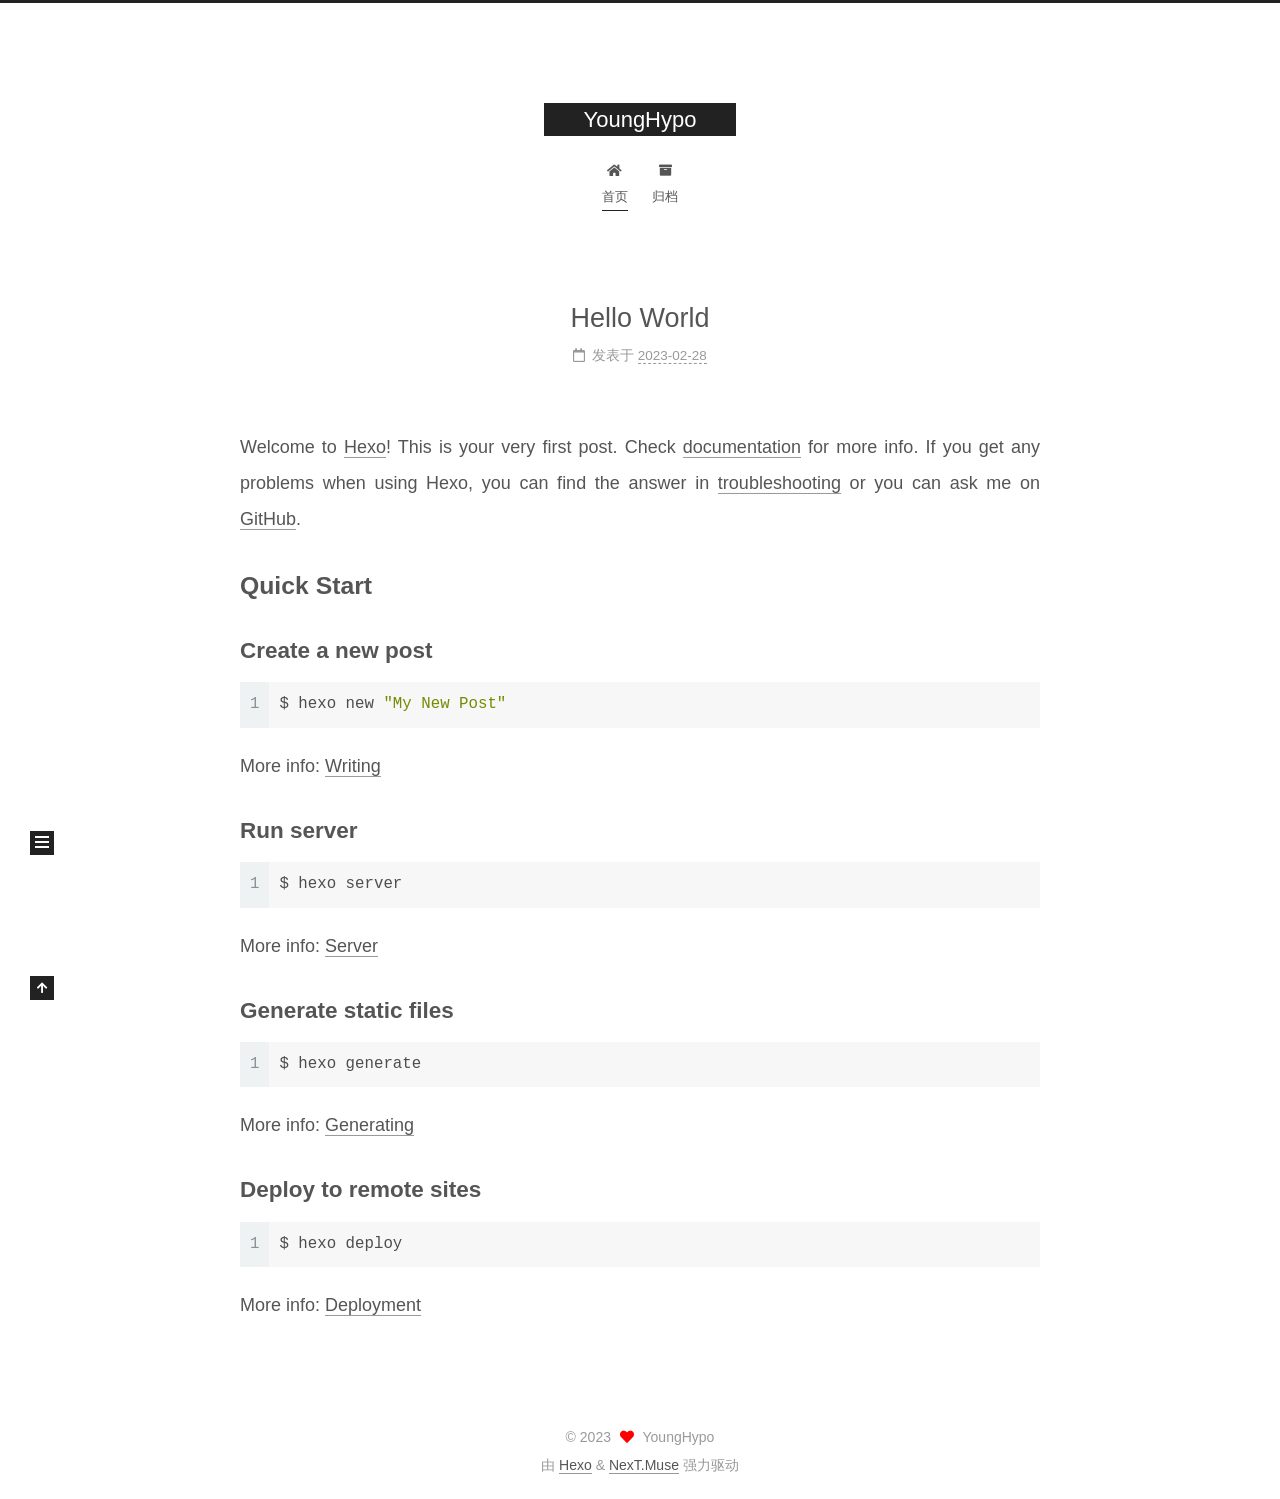
<file: index.html>
<!DOCTYPE html>
<html lang="zh-CN">
<head>
  <meta charset="UTF-8">
<meta name="viewport" content="width=device-width, initial-scale=1, maximum-scale=2">
<meta name="theme-color" content="#222">
<meta name="generator" content="Hexo 6.3.0">
  <link rel="apple-touch-icon" sizes="180x180" href="/images/apple-touch-icon-next.png">
  <link rel="icon" type="image/png" sizes="32x32" href="/images/favicon-32x32-next.png">
  <link rel="icon" type="image/png" sizes="16x16" href="/images/favicon-16x16-next.png">
  <link rel="mask-icon" href="/images/logo.svg" color="#222">

<link rel="stylesheet" href="/css/main.css">


<link rel="stylesheet" href="/lib/font-awesome/css/all.min.css">

<script id="hexo-configurations">
    var NexT = window.NexT || {};
    var CONFIG = {"hostname":"example.com","root":"/","scheme":"Muse","version":"7.8.0","exturl":false,"sidebar":{"position":"left","display":"post","padding":18,"offset":12,"onmobile":false},"copycode":{"enable":false,"show_result":false,"style":null},"back2top":{"enable":true,"sidebar":false,"scrollpercent":false},"bookmark":{"enable":false,"color":"#222","save":"auto"},"fancybox":false,"mediumzoom":false,"lazyload":false,"pangu":false,"comments":{"style":"tabs","active":null,"storage":true,"lazyload":false,"nav":null},"algolia":{"hits":{"per_page":10},"labels":{"input_placeholder":"Search for Posts","hits_empty":"We didn't find any results for the search: ${query}","hits_stats":"${hits} results found in ${time} ms"}},"localsearch":{"enable":false,"trigger":"auto","top_n_per_article":1,"unescape":false,"preload":false},"motion":{"enable":true,"async":false,"transition":{"post_block":"fadeIn","post_header":"slideDownIn","post_body":"slideDownIn","coll_header":"slideLeftIn","sidebar":"slideUpIn"}}};
  </script>

  <meta property="og:type" content="website">
<meta property="og:title" content="YoungHypo">
<meta property="og:url" content="http://example.com/index.html">
<meta property="og:site_name" content="YoungHypo">
<meta property="og:locale" content="zh_CN">
<meta property="article:author" content="YoungHypo">
<meta name="twitter:card" content="summary">

<link rel="canonical" href="http://example.com/">


<script id="page-configurations">
  // https://hexo.io/docs/variables.html
  CONFIG.page = {
    sidebar: "",
    isHome : true,
    isPost : false,
    lang   : 'zh-CN'
  };
</script>

  <title>YoungHypo</title>
  






  <noscript>
  <style>
  .use-motion .brand,
  .use-motion .menu-item,
  .sidebar-inner,
  .use-motion .post-block,
  .use-motion .pagination,
  .use-motion .comments,
  .use-motion .post-header,
  .use-motion .post-body,
  .use-motion .collection-header { opacity: initial; }

  .use-motion .site-title,
  .use-motion .site-subtitle {
    opacity: initial;
    top: initial;
  }

  .use-motion .logo-line-before i { left: initial; }
  .use-motion .logo-line-after i { right: initial; }
  </style>
</noscript>

</head>

<body itemscope itemtype="http://schema.org/WebPage">
  <div class="container use-motion">
    <div class="headband"></div>

    <header class="header" itemscope itemtype="http://schema.org/WPHeader">
      <div class="header-inner"><div class="site-brand-container">
  <div class="site-nav-toggle">
    <div class="toggle" aria-label="切换导航栏">
      <span class="toggle-line toggle-line-first"></span>
      <span class="toggle-line toggle-line-middle"></span>
      <span class="toggle-line toggle-line-last"></span>
    </div>
  </div>

  <div class="site-meta">

    <a href="/" class="brand" rel="start">
      <span class="logo-line-before"><i></i></span>
      <h1 class="site-title">YoungHypo</h1>
      <span class="logo-line-after"><i></i></span>
    </a>
  </div>

  <div class="site-nav-right">
    <div class="toggle popup-trigger">
    </div>
  </div>
</div>




<nav class="site-nav">
  <ul id="menu" class="main-menu menu">
        <li class="menu-item menu-item-home">

    <a href="/" rel="section"><i class="fa fa-home fa-fw"></i>首页</a>

  </li>
        <li class="menu-item menu-item-archives">

    <a href="/archives/" rel="section"><i class="fa fa-archive fa-fw"></i>归档</a>

  </li>
  </ul>
</nav>




</div>
    </header>

    
  <div class="back-to-top">
    <i class="fa fa-arrow-up"></i>
    <span>0%</span>
  </div>


    <main class="main">
      <div class="main-inner">
        <div class="content-wrap">
          

          <div class="content index posts-expand">
            
      
  
  
  <article itemscope itemtype="http://schema.org/Article" class="post-block" lang="zh-CN">
    <link itemprop="mainEntityOfPage" href="http://example.com/2023/02/28/hello-world/">

    <span hidden itemprop="author" itemscope itemtype="http://schema.org/Person">
      <meta itemprop="image" content="/images/avatar.gif">
      <meta itemprop="name" content="YoungHypo">
      <meta itemprop="description" content="">
    </span>

    <span hidden itemprop="publisher" itemscope itemtype="http://schema.org/Organization">
      <meta itemprop="name" content="YoungHypo">
    </span>
      <header class="post-header">
        <h2 class="post-title" itemprop="name headline">
          
            <a href="/2023/02/28/hello-world/" class="post-title-link" itemprop="url">Hello World</a>
        </h2>

        <div class="post-meta">
            <span class="post-meta-item">
              <span class="post-meta-item-icon">
                <i class="far fa-calendar"></i>
              </span>
              <span class="post-meta-item-text">发表于</span>

              <time title="创建时间：2023-02-28 16:24:23" itemprop="dateCreated datePublished" datetime="2023-02-28T16:24:23+08:00">2023-02-28</time>
            </span>

          

        </div>
      </header>

    
    
    
    <div class="post-body" itemprop="articleBody">

      
          <p>Welcome to <a target="_blank" rel="noopener" href="https://hexo.io/">Hexo</a>! This is your very first post. Check <a target="_blank" rel="noopener" href="https://hexo.io/docs/">documentation</a> for more info. If you get any problems when using Hexo, you can find the answer in <a target="_blank" rel="noopener" href="https://hexo.io/docs/troubleshooting.html">troubleshooting</a> or you can ask me on <a target="_blank" rel="noopener" href="https://github.com/hexojs/hexo/issues">GitHub</a>.</p>
<h2 id="Quick-Start"><a href="#Quick-Start" class="headerlink" title="Quick Start"></a>Quick Start</h2><h3 id="Create-a-new-post"><a href="#Create-a-new-post" class="headerlink" title="Create a new post"></a>Create a new post</h3><figure class="highlight bash"><table><tr><td class="gutter"><pre><span class="line">1</span><br></pre></td><td class="code"><pre><span class="line">$ hexo new <span class="string">&quot;My New Post&quot;</span></span><br></pre></td></tr></table></figure>

<p>More info: <a target="_blank" rel="noopener" href="https://hexo.io/docs/writing.html">Writing</a></p>
<h3 id="Run-server"><a href="#Run-server" class="headerlink" title="Run server"></a>Run server</h3><figure class="highlight bash"><table><tr><td class="gutter"><pre><span class="line">1</span><br></pre></td><td class="code"><pre><span class="line">$ hexo server</span><br></pre></td></tr></table></figure>

<p>More info: <a target="_blank" rel="noopener" href="https://hexo.io/docs/server.html">Server</a></p>
<h3 id="Generate-static-files"><a href="#Generate-static-files" class="headerlink" title="Generate static files"></a>Generate static files</h3><figure class="highlight bash"><table><tr><td class="gutter"><pre><span class="line">1</span><br></pre></td><td class="code"><pre><span class="line">$ hexo generate</span><br></pre></td></tr></table></figure>

<p>More info: <a target="_blank" rel="noopener" href="https://hexo.io/docs/generating.html">Generating</a></p>
<h3 id="Deploy-to-remote-sites"><a href="#Deploy-to-remote-sites" class="headerlink" title="Deploy to remote sites"></a>Deploy to remote sites</h3><figure class="highlight bash"><table><tr><td class="gutter"><pre><span class="line">1</span><br></pre></td><td class="code"><pre><span class="line">$ hexo deploy</span><br></pre></td></tr></table></figure>

<p>More info: <a target="_blank" rel="noopener" href="https://hexo.io/docs/one-command-deployment.html">Deployment</a></p>

      
    </div>

    
    
    
      <footer class="post-footer">
        <div class="post-eof"></div>
      </footer>
  </article>
  
  
  


  



          </div>
          

<script>
  window.addEventListener('tabs:register', () => {
    let { activeClass } = CONFIG.comments;
    if (CONFIG.comments.storage) {
      activeClass = localStorage.getItem('comments_active') || activeClass;
    }
    if (activeClass) {
      let activeTab = document.querySelector(`a[href="#comment-${activeClass}"]`);
      if (activeTab) {
        activeTab.click();
      }
    }
  });
  if (CONFIG.comments.storage) {
    window.addEventListener('tabs:click', event => {
      if (!event.target.matches('.tabs-comment .tab-content .tab-pane')) return;
      let commentClass = event.target.classList[1];
      localStorage.setItem('comments_active', commentClass);
    });
  }
</script>

        </div>
          
  
  <div class="toggle sidebar-toggle">
    <span class="toggle-line toggle-line-first"></span>
    <span class="toggle-line toggle-line-middle"></span>
    <span class="toggle-line toggle-line-last"></span>
  </div>

  <aside class="sidebar">
    <div class="sidebar-inner">

      <ul class="sidebar-nav motion-element">
        <li class="sidebar-nav-toc">
          文章目录
        </li>
        <li class="sidebar-nav-overview">
          站点概览
        </li>
      </ul>

      <!--noindex-->
      <div class="post-toc-wrap sidebar-panel">
      </div>
      <!--/noindex-->

      <div class="site-overview-wrap sidebar-panel">
        <div class="site-author motion-element" itemprop="author" itemscope itemtype="http://schema.org/Person">
  <p class="site-author-name" itemprop="name">YoungHypo</p>
  <div class="site-description" itemprop="description"></div>
</div>
<div class="site-state-wrap motion-element">
  <nav class="site-state">
      <div class="site-state-item site-state-posts">
          <a href="/archives/">
        
          <span class="site-state-item-count">1</span>
          <span class="site-state-item-name">日志</span>
        </a>
      </div>
  </nav>
</div>



      </div>

    </div>
  </aside>
  <div id="sidebar-dimmer"></div>


      </div>
    </main>

    <footer class="footer">
      <div class="footer-inner">
        

        

<div class="copyright">
  
  &copy; 
  <span itemprop="copyrightYear">2023</span>
  <span class="with-love">
    <i class="fa fa-heart"></i>
  </span>
  <span class="author" itemprop="copyrightHolder">YoungHypo</span>
</div>
  <div class="powered-by">由 <a href="https://hexo.io/" class="theme-link" rel="noopener" target="_blank">Hexo</a> & <a href="https://muse.theme-next.org/" class="theme-link" rel="noopener" target="_blank">NexT.Muse</a> 强力驱动
  </div>

        








      </div>
    </footer>
  </div>

  
  <script src="/lib/anime.min.js"></script>
  <script src="/lib/velocity/velocity.min.js"></script>
  <script src="/lib/velocity/velocity.ui.min.js"></script>

<script src="/js/utils.js"></script>

<script src="/js/motion.js"></script>


<script src="/js/schemes/muse.js"></script>


<script src="/js/next-boot.js"></script>




  















  

  

</body>
</html>
</file>
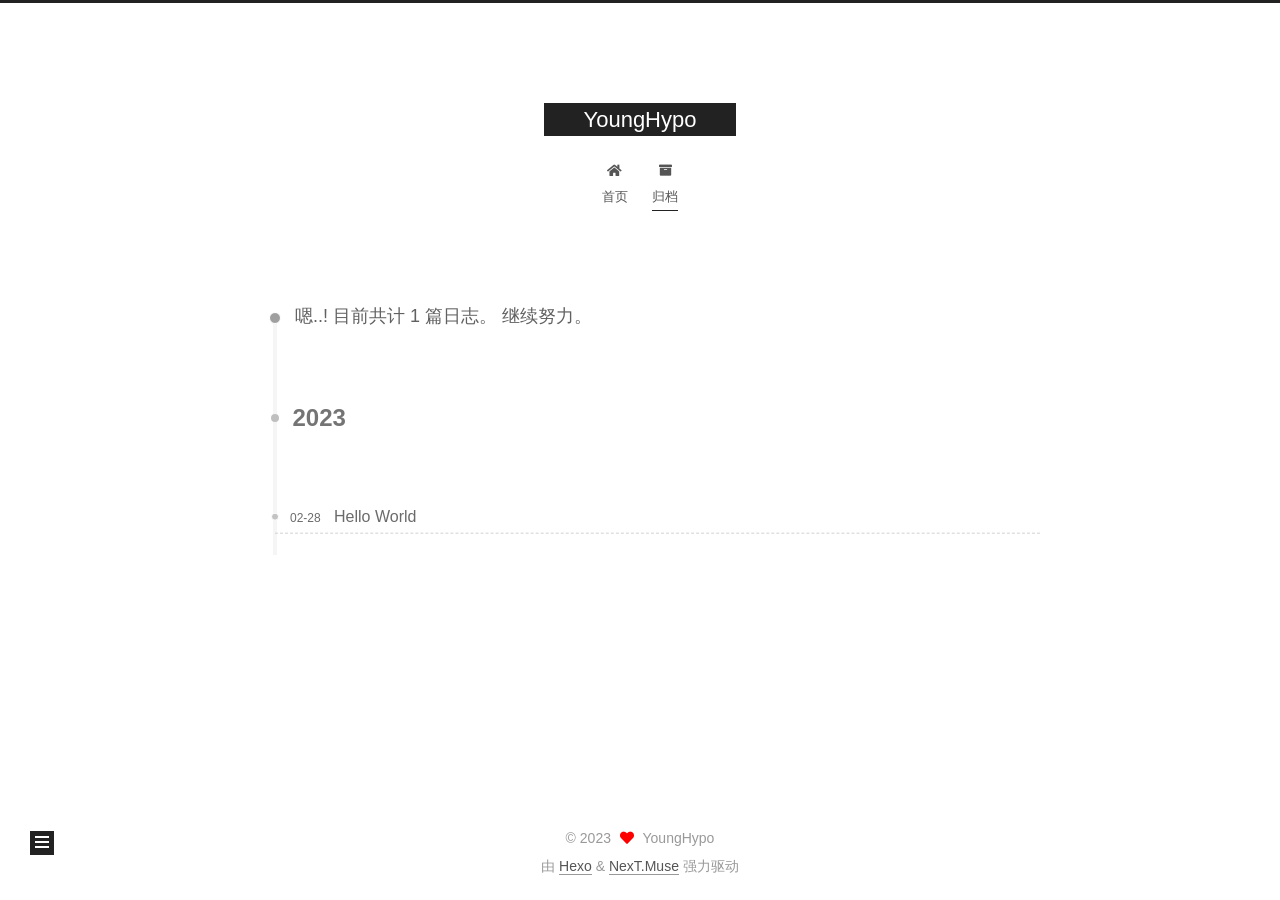
<file: archives/index.html>
<!DOCTYPE html>
<html lang="zh-CN">
<head>
  <meta charset="UTF-8">
<meta name="viewport" content="width=device-width, initial-scale=1, maximum-scale=2">
<meta name="theme-color" content="#222">
<meta name="generator" content="Hexo 6.3.0">
  <link rel="apple-touch-icon" sizes="180x180" href="/images/apple-touch-icon-next.png">
  <link rel="icon" type="image/png" sizes="32x32" href="/images/favicon-32x32-next.png">
  <link rel="icon" type="image/png" sizes="16x16" href="/images/favicon-16x16-next.png">
  <link rel="mask-icon" href="/images/logo.svg" color="#222">

<link rel="stylesheet" href="/css/main.css">


<link rel="stylesheet" href="/lib/font-awesome/css/all.min.css">

<script id="hexo-configurations">
    var NexT = window.NexT || {};
    var CONFIG = {"hostname":"example.com","root":"/","scheme":"Muse","version":"7.8.0","exturl":false,"sidebar":{"position":"left","display":"post","padding":18,"offset":12,"onmobile":false},"copycode":{"enable":false,"show_result":false,"style":null},"back2top":{"enable":true,"sidebar":false,"scrollpercent":false},"bookmark":{"enable":false,"color":"#222","save":"auto"},"fancybox":false,"mediumzoom":false,"lazyload":false,"pangu":false,"comments":{"style":"tabs","active":null,"storage":true,"lazyload":false,"nav":null},"algolia":{"hits":{"per_page":10},"labels":{"input_placeholder":"Search for Posts","hits_empty":"We didn't find any results for the search: ${query}","hits_stats":"${hits} results found in ${time} ms"}},"localsearch":{"enable":false,"trigger":"auto","top_n_per_article":1,"unescape":false,"preload":false},"motion":{"enable":true,"async":false,"transition":{"post_block":"fadeIn","post_header":"slideDownIn","post_body":"slideDownIn","coll_header":"slideLeftIn","sidebar":"slideUpIn"}}};
  </script>

  <meta property="og:type" content="website">
<meta property="og:title" content="YoungHypo">
<meta property="og:url" content="http://example.com/archives/index.html">
<meta property="og:site_name" content="YoungHypo">
<meta property="og:locale" content="zh_CN">
<meta property="article:author" content="YoungHypo">
<meta name="twitter:card" content="summary">

<link rel="canonical" href="http://example.com/archives/">


<script id="page-configurations">
  // https://hexo.io/docs/variables.html
  CONFIG.page = {
    sidebar: "",
    isHome : false,
    isPost : false,
    lang   : 'zh-CN'
  };
</script>

  <title>归档 | YoungHypo</title>
  






  <noscript>
  <style>
  .use-motion .brand,
  .use-motion .menu-item,
  .sidebar-inner,
  .use-motion .post-block,
  .use-motion .pagination,
  .use-motion .comments,
  .use-motion .post-header,
  .use-motion .post-body,
  .use-motion .collection-header { opacity: initial; }

  .use-motion .site-title,
  .use-motion .site-subtitle {
    opacity: initial;
    top: initial;
  }

  .use-motion .logo-line-before i { left: initial; }
  .use-motion .logo-line-after i { right: initial; }
  </style>
</noscript>

</head>

<body itemscope itemtype="http://schema.org/WebPage">
  <div class="container use-motion">
    <div class="headband"></div>

    <header class="header" itemscope itemtype="http://schema.org/WPHeader">
      <div class="header-inner"><div class="site-brand-container">
  <div class="site-nav-toggle">
    <div class="toggle" aria-label="切换导航栏">
      <span class="toggle-line toggle-line-first"></span>
      <span class="toggle-line toggle-line-middle"></span>
      <span class="toggle-line toggle-line-last"></span>
    </div>
  </div>

  <div class="site-meta">

    <a href="/" class="brand" rel="start">
      <span class="logo-line-before"><i></i></span>
      <h1 class="site-title">YoungHypo</h1>
      <span class="logo-line-after"><i></i></span>
    </a>
  </div>

  <div class="site-nav-right">
    <div class="toggle popup-trigger">
    </div>
  </div>
</div>




<nav class="site-nav">
  <ul id="menu" class="main-menu menu">
        <li class="menu-item menu-item-home">

    <a href="/" rel="section"><i class="fa fa-home fa-fw"></i>首页</a>

  </li>
        <li class="menu-item menu-item-archives">

    <a href="/archives/" rel="section"><i class="fa fa-archive fa-fw"></i>归档</a>

  </li>
  </ul>
</nav>




</div>
    </header>

    
  <div class="back-to-top">
    <i class="fa fa-arrow-up"></i>
    <span>0%</span>
  </div>


    <main class="main">
      <div class="main-inner">
        <div class="content-wrap">
          

          <div class="content archive">
            

  
  
  
  <div class="post-block">
    <div class="posts-collapse">
      <div class="collection-title">
        <span class="collection-header">嗯..! 目前共计 1 篇日志。 继续努力。</span>
      </div>

      
    <div class="collection-year">
      <span class="collection-header">2023</span>
    </div>

  <article itemscope itemtype="http://schema.org/Article">
    <header class="post-header">

      <div class="post-meta">
        <time itemprop="dateCreated"
              datetime="2023-02-28T16:24:23+08:00"
              content="2023-02-28">
          02-28
        </time>
      </div>

      <div class="post-title">
          <a class="post-title-link" href="/2023/02/28/hello-world/" itemprop="url">
            <span itemprop="name">Hello World</span>
          </a>
      </div>

    </header>
  </article>


    </div>
  </div>
  
  
  

  



          </div>
          

<script>
  window.addEventListener('tabs:register', () => {
    let { activeClass } = CONFIG.comments;
    if (CONFIG.comments.storage) {
      activeClass = localStorage.getItem('comments_active') || activeClass;
    }
    if (activeClass) {
      let activeTab = document.querySelector(`a[href="#comment-${activeClass}"]`);
      if (activeTab) {
        activeTab.click();
      }
    }
  });
  if (CONFIG.comments.storage) {
    window.addEventListener('tabs:click', event => {
      if (!event.target.matches('.tabs-comment .tab-content .tab-pane')) return;
      let commentClass = event.target.classList[1];
      localStorage.setItem('comments_active', commentClass);
    });
  }
</script>

        </div>
          
  
  <div class="toggle sidebar-toggle">
    <span class="toggle-line toggle-line-first"></span>
    <span class="toggle-line toggle-line-middle"></span>
    <span class="toggle-line toggle-line-last"></span>
  </div>

  <aside class="sidebar">
    <div class="sidebar-inner">

      <ul class="sidebar-nav motion-element">
        <li class="sidebar-nav-toc">
          文章目录
        </li>
        <li class="sidebar-nav-overview">
          站点概览
        </li>
      </ul>

      <!--noindex-->
      <div class="post-toc-wrap sidebar-panel">
      </div>
      <!--/noindex-->

      <div class="site-overview-wrap sidebar-panel">
        <div class="site-author motion-element" itemprop="author" itemscope itemtype="http://schema.org/Person">
  <p class="site-author-name" itemprop="name">YoungHypo</p>
  <div class="site-description" itemprop="description"></div>
</div>
<div class="site-state-wrap motion-element">
  <nav class="site-state">
      <div class="site-state-item site-state-posts">
          <a href="/archives/">
        
          <span class="site-state-item-count">1</span>
          <span class="site-state-item-name">日志</span>
        </a>
      </div>
  </nav>
</div>



      </div>

    </div>
  </aside>
  <div id="sidebar-dimmer"></div>


      </div>
    </main>

    <footer class="footer">
      <div class="footer-inner">
        

        

<div class="copyright">
  
  &copy; 
  <span itemprop="copyrightYear">2023</span>
  <span class="with-love">
    <i class="fa fa-heart"></i>
  </span>
  <span class="author" itemprop="copyrightHolder">YoungHypo</span>
</div>
  <div class="powered-by">由 <a href="https://hexo.io/" class="theme-link" rel="noopener" target="_blank">Hexo</a> & <a href="https://muse.theme-next.org/" class="theme-link" rel="noopener" target="_blank">NexT.Muse</a> 强力驱动
  </div>

        








      </div>
    </footer>
  </div>

  
  <script src="/lib/anime.min.js"></script>
  <script src="/lib/velocity/velocity.min.js"></script>
  <script src="/lib/velocity/velocity.ui.min.js"></script>

<script src="/js/utils.js"></script>

<script src="/js/motion.js"></script>


<script src="/js/schemes/muse.js"></script>


<script src="/js/next-boot.js"></script>




  















  

  

</body>
</html>
</file>
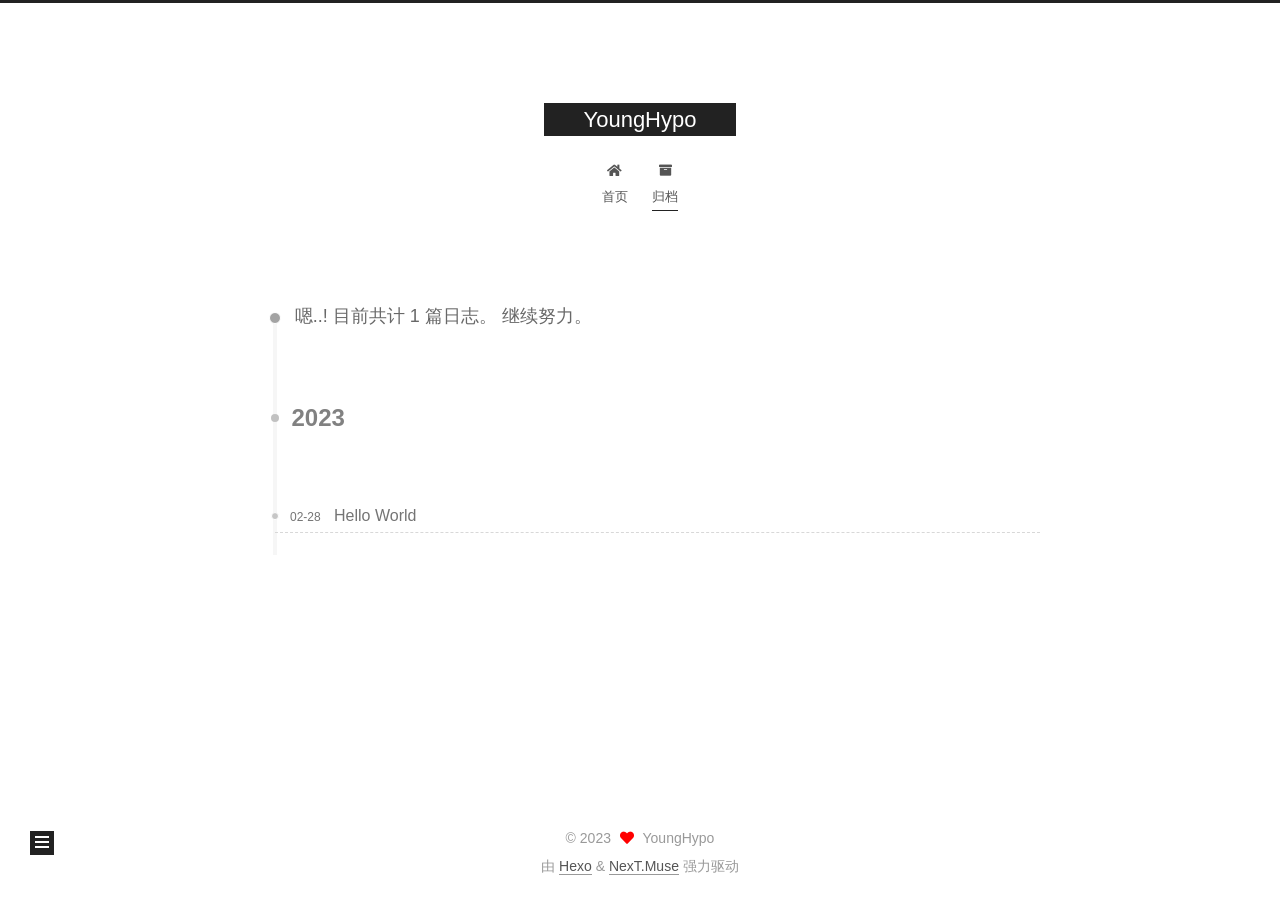
<file: archives/2023/index.html>
<!DOCTYPE html>
<html lang="zh-CN">
<head>
  <meta charset="UTF-8">
<meta name="viewport" content="width=device-width, initial-scale=1, maximum-scale=2">
<meta name="theme-color" content="#222">
<meta name="generator" content="Hexo 6.3.0">
  <link rel="apple-touch-icon" sizes="180x180" href="/images/apple-touch-icon-next.png">
  <link rel="icon" type="image/png" sizes="32x32" href="/images/favicon-32x32-next.png">
  <link rel="icon" type="image/png" sizes="16x16" href="/images/favicon-16x16-next.png">
  <link rel="mask-icon" href="/images/logo.svg" color="#222">

<link rel="stylesheet" href="/css/main.css">


<link rel="stylesheet" href="/lib/font-awesome/css/all.min.css">

<script id="hexo-configurations">
    var NexT = window.NexT || {};
    var CONFIG = {"hostname":"example.com","root":"/","scheme":"Muse","version":"7.8.0","exturl":false,"sidebar":{"position":"left","display":"post","padding":18,"offset":12,"onmobile":false},"copycode":{"enable":false,"show_result":false,"style":null},"back2top":{"enable":true,"sidebar":false,"scrollpercent":false},"bookmark":{"enable":false,"color":"#222","save":"auto"},"fancybox":false,"mediumzoom":false,"lazyload":false,"pangu":false,"comments":{"style":"tabs","active":null,"storage":true,"lazyload":false,"nav":null},"algolia":{"hits":{"per_page":10},"labels":{"input_placeholder":"Search for Posts","hits_empty":"We didn't find any results for the search: ${query}","hits_stats":"${hits} results found in ${time} ms"}},"localsearch":{"enable":false,"trigger":"auto","top_n_per_article":1,"unescape":false,"preload":false},"motion":{"enable":true,"async":false,"transition":{"post_block":"fadeIn","post_header":"slideDownIn","post_body":"slideDownIn","coll_header":"slideLeftIn","sidebar":"slideUpIn"}}};
  </script>

  <meta property="og:type" content="website">
<meta property="og:title" content="YoungHypo">
<meta property="og:url" content="http://example.com/archives/2023/index.html">
<meta property="og:site_name" content="YoungHypo">
<meta property="og:locale" content="zh_CN">
<meta property="article:author" content="YoungHypo">
<meta name="twitter:card" content="summary">

<link rel="canonical" href="http://example.com/archives/2023/">


<script id="page-configurations">
  // https://hexo.io/docs/variables.html
  CONFIG.page = {
    sidebar: "",
    isHome : false,
    isPost : false,
    lang   : 'zh-CN'
  };
</script>

  <title>归档 | YoungHypo</title>
  






  <noscript>
  <style>
  .use-motion .brand,
  .use-motion .menu-item,
  .sidebar-inner,
  .use-motion .post-block,
  .use-motion .pagination,
  .use-motion .comments,
  .use-motion .post-header,
  .use-motion .post-body,
  .use-motion .collection-header { opacity: initial; }

  .use-motion .site-title,
  .use-motion .site-subtitle {
    opacity: initial;
    top: initial;
  }

  .use-motion .logo-line-before i { left: initial; }
  .use-motion .logo-line-after i { right: initial; }
  </style>
</noscript>

</head>

<body itemscope itemtype="http://schema.org/WebPage">
  <div class="container use-motion">
    <div class="headband"></div>

    <header class="header" itemscope itemtype="http://schema.org/WPHeader">
      <div class="header-inner"><div class="site-brand-container">
  <div class="site-nav-toggle">
    <div class="toggle" aria-label="切换导航栏">
      <span class="toggle-line toggle-line-first"></span>
      <span class="toggle-line toggle-line-middle"></span>
      <span class="toggle-line toggle-line-last"></span>
    </div>
  </div>

  <div class="site-meta">

    <a href="/" class="brand" rel="start">
      <span class="logo-line-before"><i></i></span>
      <h1 class="site-title">YoungHypo</h1>
      <span class="logo-line-after"><i></i></span>
    </a>
  </div>

  <div class="site-nav-right">
    <div class="toggle popup-trigger">
    </div>
  </div>
</div>




<nav class="site-nav">
  <ul id="menu" class="main-menu menu">
        <li class="menu-item menu-item-home">

    <a href="/" rel="section"><i class="fa fa-home fa-fw"></i>首页</a>

  </li>
        <li class="menu-item menu-item-archives">

    <a href="/archives/" rel="section"><i class="fa fa-archive fa-fw"></i>归档</a>

  </li>
  </ul>
</nav>




</div>
    </header>

    
  <div class="back-to-top">
    <i class="fa fa-arrow-up"></i>
    <span>0%</span>
  </div>


    <main class="main">
      <div class="main-inner">
        <div class="content-wrap">
          

          <div class="content archive">
            

  
  
  
  <div class="post-block">
    <div class="posts-collapse">
      <div class="collection-title">
        <span class="collection-header">嗯..! 目前共计 1 篇日志。 继续努力。</span>
      </div>

      
    <div class="collection-year">
      <span class="collection-header">2023</span>
    </div>

  <article itemscope itemtype="http://schema.org/Article">
    <header class="post-header">

      <div class="post-meta">
        <time itemprop="dateCreated"
              datetime="2023-02-28T16:24:23+08:00"
              content="2023-02-28">
          02-28
        </time>
      </div>

      <div class="post-title">
          <a class="post-title-link" href="/2023/02/28/hello-world/" itemprop="url">
            <span itemprop="name">Hello World</span>
          </a>
      </div>

    </header>
  </article>


    </div>
  </div>
  
  
  

  



          </div>
          

<script>
  window.addEventListener('tabs:register', () => {
    let { activeClass } = CONFIG.comments;
    if (CONFIG.comments.storage) {
      activeClass = localStorage.getItem('comments_active') || activeClass;
    }
    if (activeClass) {
      let activeTab = document.querySelector(`a[href="#comment-${activeClass}"]`);
      if (activeTab) {
        activeTab.click();
      }
    }
  });
  if (CONFIG.comments.storage) {
    window.addEventListener('tabs:click', event => {
      if (!event.target.matches('.tabs-comment .tab-content .tab-pane')) return;
      let commentClass = event.target.classList[1];
      localStorage.setItem('comments_active', commentClass);
    });
  }
</script>

        </div>
          
  
  <div class="toggle sidebar-toggle">
    <span class="toggle-line toggle-line-first"></span>
    <span class="toggle-line toggle-line-middle"></span>
    <span class="toggle-line toggle-line-last"></span>
  </div>

  <aside class="sidebar">
    <div class="sidebar-inner">

      <ul class="sidebar-nav motion-element">
        <li class="sidebar-nav-toc">
          文章目录
        </li>
        <li class="sidebar-nav-overview">
          站点概览
        </li>
      </ul>

      <!--noindex-->
      <div class="post-toc-wrap sidebar-panel">
      </div>
      <!--/noindex-->

      <div class="site-overview-wrap sidebar-panel">
        <div class="site-author motion-element" itemprop="author" itemscope itemtype="http://schema.org/Person">
  <p class="site-author-name" itemprop="name">YoungHypo</p>
  <div class="site-description" itemprop="description"></div>
</div>
<div class="site-state-wrap motion-element">
  <nav class="site-state">
      <div class="site-state-item site-state-posts">
          <a href="/archives/">
        
          <span class="site-state-item-count">1</span>
          <span class="site-state-item-name">日志</span>
        </a>
      </div>
  </nav>
</div>



      </div>

    </div>
  </aside>
  <div id="sidebar-dimmer"></div>


      </div>
    </main>

    <footer class="footer">
      <div class="footer-inner">
        

        

<div class="copyright">
  
  &copy; 
  <span itemprop="copyrightYear">2023</span>
  <span class="with-love">
    <i class="fa fa-heart"></i>
  </span>
  <span class="author" itemprop="copyrightHolder">YoungHypo</span>
</div>
  <div class="powered-by">由 <a href="https://hexo.io/" class="theme-link" rel="noopener" target="_blank">Hexo</a> & <a href="https://muse.theme-next.org/" class="theme-link" rel="noopener" target="_blank">NexT.Muse</a> 强力驱动
  </div>

        








      </div>
    </footer>
  </div>

  
  <script src="/lib/anime.min.js"></script>
  <script src="/lib/velocity/velocity.min.js"></script>
  <script src="/lib/velocity/velocity.ui.min.js"></script>

<script src="/js/utils.js"></script>

<script src="/js/motion.js"></script>


<script src="/js/schemes/muse.js"></script>


<script src="/js/next-boot.js"></script>




  















  

  

</body>
</html>
</file>
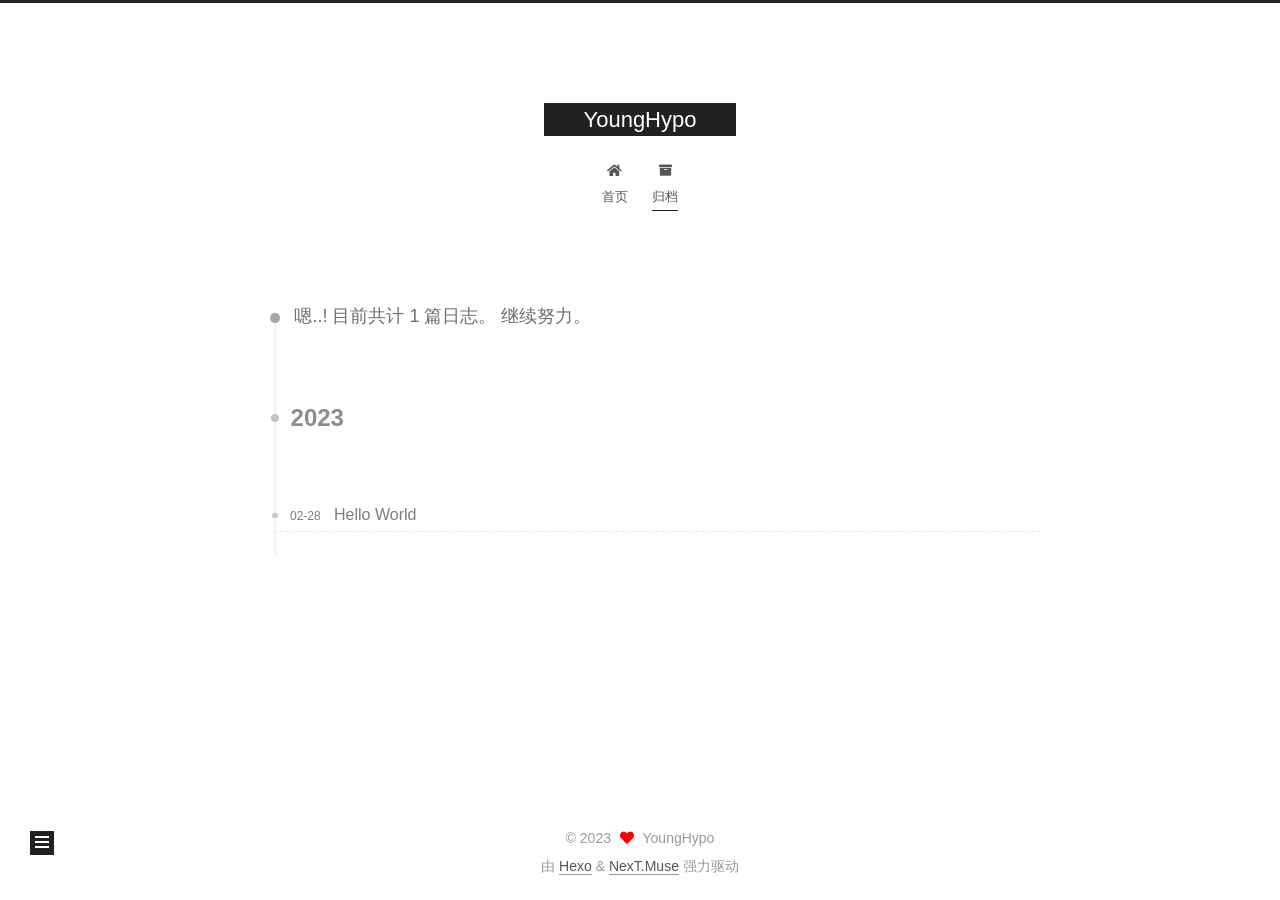
<file: archives/2023/02/index.html>
<!DOCTYPE html>
<html lang="zh-CN">
<head>
  <meta charset="UTF-8">
<meta name="viewport" content="width=device-width, initial-scale=1, maximum-scale=2">
<meta name="theme-color" content="#222">
<meta name="generator" content="Hexo 6.3.0">
  <link rel="apple-touch-icon" sizes="180x180" href="/images/apple-touch-icon-next.png">
  <link rel="icon" type="image/png" sizes="32x32" href="/images/favicon-32x32-next.png">
  <link rel="icon" type="image/png" sizes="16x16" href="/images/favicon-16x16-next.png">
  <link rel="mask-icon" href="/images/logo.svg" color="#222">

<link rel="stylesheet" href="/css/main.css">


<link rel="stylesheet" href="/lib/font-awesome/css/all.min.css">

<script id="hexo-configurations">
    var NexT = window.NexT || {};
    var CONFIG = {"hostname":"example.com","root":"/","scheme":"Muse","version":"7.8.0","exturl":false,"sidebar":{"position":"left","display":"post","padding":18,"offset":12,"onmobile":false},"copycode":{"enable":false,"show_result":false,"style":null},"back2top":{"enable":true,"sidebar":false,"scrollpercent":false},"bookmark":{"enable":false,"color":"#222","save":"auto"},"fancybox":false,"mediumzoom":false,"lazyload":false,"pangu":false,"comments":{"style":"tabs","active":null,"storage":true,"lazyload":false,"nav":null},"algolia":{"hits":{"per_page":10},"labels":{"input_placeholder":"Search for Posts","hits_empty":"We didn't find any results for the search: ${query}","hits_stats":"${hits} results found in ${time} ms"}},"localsearch":{"enable":false,"trigger":"auto","top_n_per_article":1,"unescape":false,"preload":false},"motion":{"enable":true,"async":false,"transition":{"post_block":"fadeIn","post_header":"slideDownIn","post_body":"slideDownIn","coll_header":"slideLeftIn","sidebar":"slideUpIn"}}};
  </script>

  <meta property="og:type" content="website">
<meta property="og:title" content="YoungHypo">
<meta property="og:url" content="http://example.com/archives/2023/02/index.html">
<meta property="og:site_name" content="YoungHypo">
<meta property="og:locale" content="zh_CN">
<meta property="article:author" content="YoungHypo">
<meta name="twitter:card" content="summary">

<link rel="canonical" href="http://example.com/archives/2023/02/">


<script id="page-configurations">
  // https://hexo.io/docs/variables.html
  CONFIG.page = {
    sidebar: "",
    isHome : false,
    isPost : false,
    lang   : 'zh-CN'
  };
</script>

  <title>归档 | YoungHypo</title>
  






  <noscript>
  <style>
  .use-motion .brand,
  .use-motion .menu-item,
  .sidebar-inner,
  .use-motion .post-block,
  .use-motion .pagination,
  .use-motion .comments,
  .use-motion .post-header,
  .use-motion .post-body,
  .use-motion .collection-header { opacity: initial; }

  .use-motion .site-title,
  .use-motion .site-subtitle {
    opacity: initial;
    top: initial;
  }

  .use-motion .logo-line-before i { left: initial; }
  .use-motion .logo-line-after i { right: initial; }
  </style>
</noscript>

</head>

<body itemscope itemtype="http://schema.org/WebPage">
  <div class="container use-motion">
    <div class="headband"></div>

    <header class="header" itemscope itemtype="http://schema.org/WPHeader">
      <div class="header-inner"><div class="site-brand-container">
  <div class="site-nav-toggle">
    <div class="toggle" aria-label="切换导航栏">
      <span class="toggle-line toggle-line-first"></span>
      <span class="toggle-line toggle-line-middle"></span>
      <span class="toggle-line toggle-line-last"></span>
    </div>
  </div>

  <div class="site-meta">

    <a href="/" class="brand" rel="start">
      <span class="logo-line-before"><i></i></span>
      <h1 class="site-title">YoungHypo</h1>
      <span class="logo-line-after"><i></i></span>
    </a>
  </div>

  <div class="site-nav-right">
    <div class="toggle popup-trigger">
    </div>
  </div>
</div>




<nav class="site-nav">
  <ul id="menu" class="main-menu menu">
        <li class="menu-item menu-item-home">

    <a href="/" rel="section"><i class="fa fa-home fa-fw"></i>首页</a>

  </li>
        <li class="menu-item menu-item-archives">

    <a href="/archives/" rel="section"><i class="fa fa-archive fa-fw"></i>归档</a>

  </li>
  </ul>
</nav>




</div>
    </header>

    
  <div class="back-to-top">
    <i class="fa fa-arrow-up"></i>
    <span>0%</span>
  </div>


    <main class="main">
      <div class="main-inner">
        <div class="content-wrap">
          

          <div class="content archive">
            

  
  
  
  <div class="post-block">
    <div class="posts-collapse">
      <div class="collection-title">
        <span class="collection-header">嗯..! 目前共计 1 篇日志。 继续努力。</span>
      </div>

      
    <div class="collection-year">
      <span class="collection-header">2023</span>
    </div>

  <article itemscope itemtype="http://schema.org/Article">
    <header class="post-header">

      <div class="post-meta">
        <time itemprop="dateCreated"
              datetime="2023-02-28T16:24:23+08:00"
              content="2023-02-28">
          02-28
        </time>
      </div>

      <div class="post-title">
          <a class="post-title-link" href="/2023/02/28/hello-world/" itemprop="url">
            <span itemprop="name">Hello World</span>
          </a>
      </div>

    </header>
  </article>


    </div>
  </div>
  
  
  

  



          </div>
          

<script>
  window.addEventListener('tabs:register', () => {
    let { activeClass } = CONFIG.comments;
    if (CONFIG.comments.storage) {
      activeClass = localStorage.getItem('comments_active') || activeClass;
    }
    if (activeClass) {
      let activeTab = document.querySelector(`a[href="#comment-${activeClass}"]`);
      if (activeTab) {
        activeTab.click();
      }
    }
  });
  if (CONFIG.comments.storage) {
    window.addEventListener('tabs:click', event => {
      if (!event.target.matches('.tabs-comment .tab-content .tab-pane')) return;
      let commentClass = event.target.classList[1];
      localStorage.setItem('comments_active', commentClass);
    });
  }
</script>

        </div>
          
  
  <div class="toggle sidebar-toggle">
    <span class="toggle-line toggle-line-first"></span>
    <span class="toggle-line toggle-line-middle"></span>
    <span class="toggle-line toggle-line-last"></span>
  </div>

  <aside class="sidebar">
    <div class="sidebar-inner">

      <ul class="sidebar-nav motion-element">
        <li class="sidebar-nav-toc">
          文章目录
        </li>
        <li class="sidebar-nav-overview">
          站点概览
        </li>
      </ul>

      <!--noindex-->
      <div class="post-toc-wrap sidebar-panel">
      </div>
      <!--/noindex-->

      <div class="site-overview-wrap sidebar-panel">
        <div class="site-author motion-element" itemprop="author" itemscope itemtype="http://schema.org/Person">
  <p class="site-author-name" itemprop="name">YoungHypo</p>
  <div class="site-description" itemprop="description"></div>
</div>
<div class="site-state-wrap motion-element">
  <nav class="site-state">
      <div class="site-state-item site-state-posts">
          <a href="/archives/">
        
          <span class="site-state-item-count">1</span>
          <span class="site-state-item-name">日志</span>
        </a>
      </div>
  </nav>
</div>



      </div>

    </div>
  </aside>
  <div id="sidebar-dimmer"></div>


      </div>
    </main>

    <footer class="footer">
      <div class="footer-inner">
        

        

<div class="copyright">
  
  &copy; 
  <span itemprop="copyrightYear">2023</span>
  <span class="with-love">
    <i class="fa fa-heart"></i>
  </span>
  <span class="author" itemprop="copyrightHolder">YoungHypo</span>
</div>
  <div class="powered-by">由 <a href="https://hexo.io/" class="theme-link" rel="noopener" target="_blank">Hexo</a> & <a href="https://muse.theme-next.org/" class="theme-link" rel="noopener" target="_blank">NexT.Muse</a> 强力驱动
  </div>

        








      </div>
    </footer>
  </div>

  
  <script src="/lib/anime.min.js"></script>
  <script src="/lib/velocity/velocity.min.js"></script>
  <script src="/lib/velocity/velocity.ui.min.js"></script>

<script src="/js/utils.js"></script>

<script src="/js/motion.js"></script>


<script src="/js/schemes/muse.js"></script>


<script src="/js/next-boot.js"></script>




  















  

  

</body>
</html>
</file>
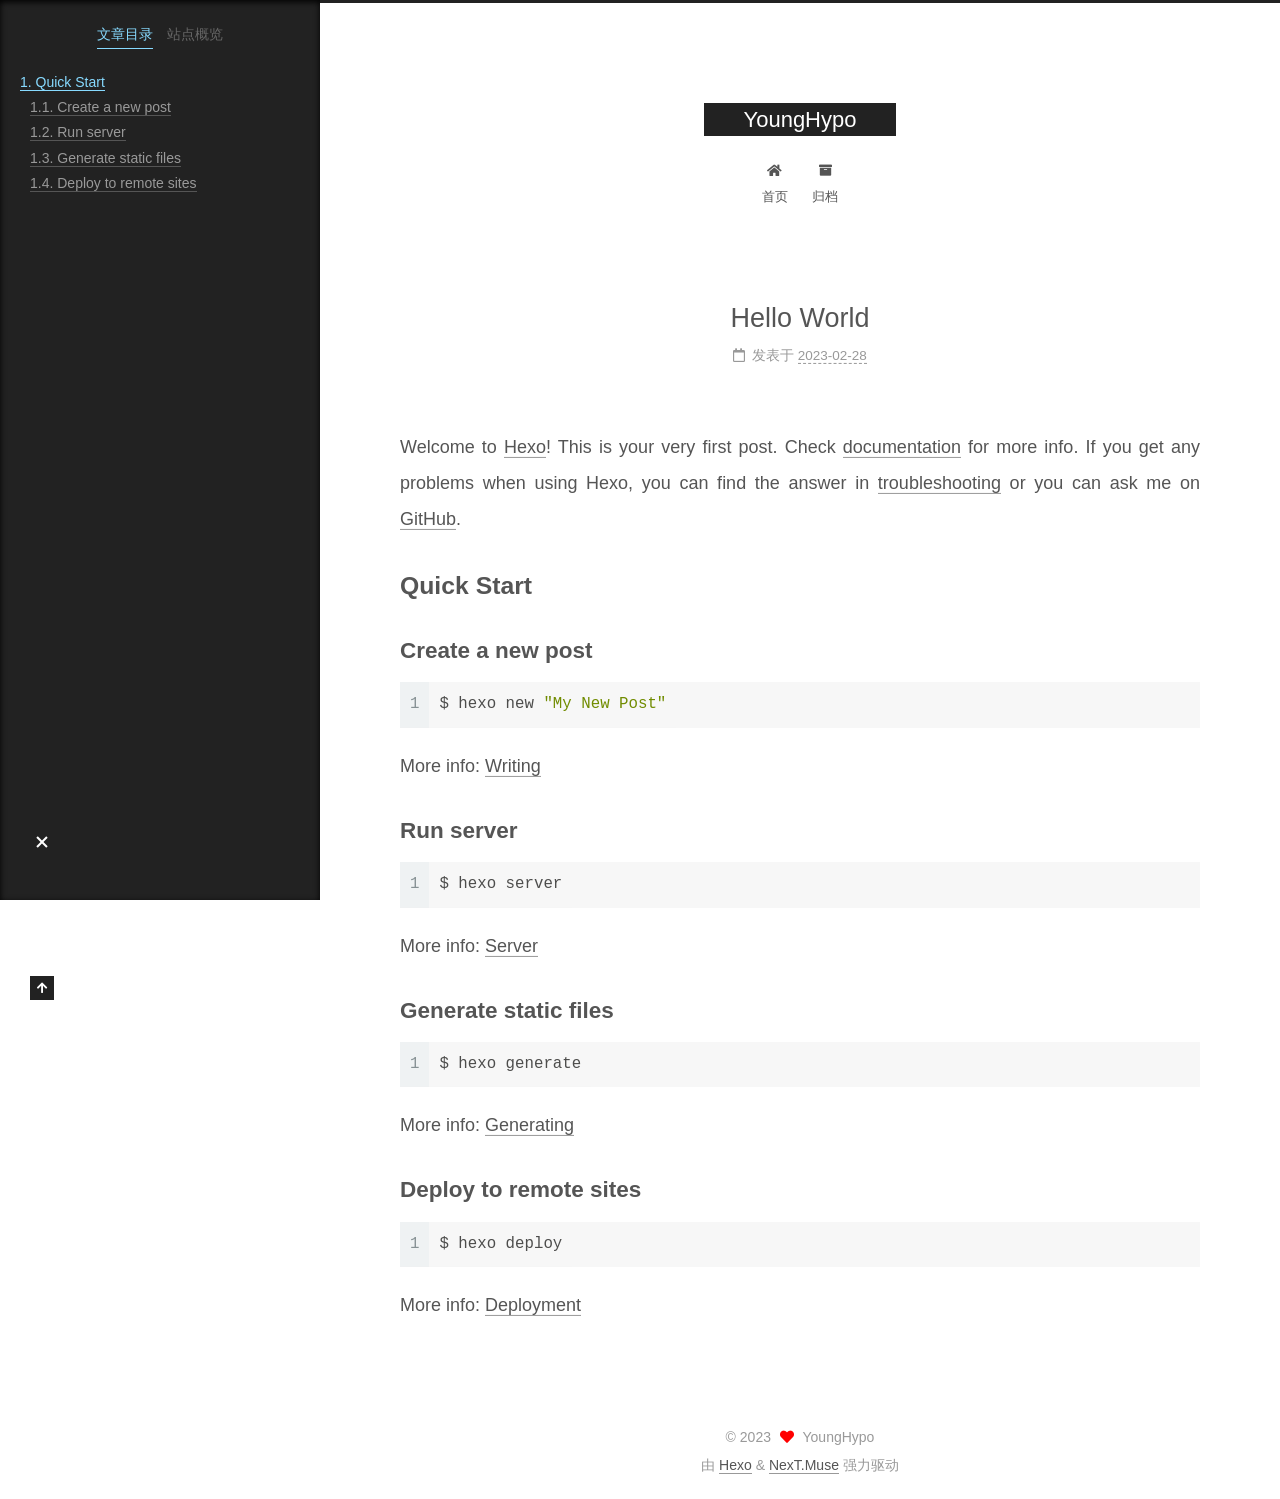
<file: 2023/02/28/hello-world/index.html>
<!DOCTYPE html>
<html lang="zh-CN">
<head>
  <meta charset="UTF-8">
<meta name="viewport" content="width=device-width, initial-scale=1, maximum-scale=2">
<meta name="theme-color" content="#222">
<meta name="generator" content="Hexo 6.3.0">
  <link rel="apple-touch-icon" sizes="180x180" href="/images/apple-touch-icon-next.png">
  <link rel="icon" type="image/png" sizes="32x32" href="/images/favicon-32x32-next.png">
  <link rel="icon" type="image/png" sizes="16x16" href="/images/favicon-16x16-next.png">
  <link rel="mask-icon" href="/images/logo.svg" color="#222">

<link rel="stylesheet" href="/css/main.css">


<link rel="stylesheet" href="/lib/font-awesome/css/all.min.css">

<script id="hexo-configurations">
    var NexT = window.NexT || {};
    var CONFIG = {"hostname":"example.com","root":"/","scheme":"Muse","version":"7.8.0","exturl":false,"sidebar":{"position":"left","display":"post","padding":18,"offset":12,"onmobile":false},"copycode":{"enable":false,"show_result":false,"style":null},"back2top":{"enable":true,"sidebar":false,"scrollpercent":false},"bookmark":{"enable":false,"color":"#222","save":"auto"},"fancybox":false,"mediumzoom":false,"lazyload":false,"pangu":false,"comments":{"style":"tabs","active":null,"storage":true,"lazyload":false,"nav":null},"algolia":{"hits":{"per_page":10},"labels":{"input_placeholder":"Search for Posts","hits_empty":"We didn't find any results for the search: ${query}","hits_stats":"${hits} results found in ${time} ms"}},"localsearch":{"enable":false,"trigger":"auto","top_n_per_article":1,"unescape":false,"preload":false},"motion":{"enable":true,"async":false,"transition":{"post_block":"fadeIn","post_header":"slideDownIn","post_body":"slideDownIn","coll_header":"slideLeftIn","sidebar":"slideUpIn"}}};
  </script>

  <meta name="description" content="Welcome to Hexo! This is your very first post. Check documentation for more info. If you get any problems when using Hexo, you can find the answer in troubleshooting or you can ask me on GitHub. Quick">
<meta property="og:type" content="article">
<meta property="og:title" content="Hello World">
<meta property="og:url" content="http://example.com/2023/02/28/hello-world/index.html">
<meta property="og:site_name" content="YoungHypo">
<meta property="og:description" content="Welcome to Hexo! This is your very first post. Check documentation for more info. If you get any problems when using Hexo, you can find the answer in troubleshooting or you can ask me on GitHub. Quick">
<meta property="og:locale" content="zh_CN">
<meta property="article:published_time" content="2023-02-28T08:24:23.343Z">
<meta property="article:modified_time" content="2023-02-28T08:24:23.343Z">
<meta property="article:author" content="YoungHypo">
<meta name="twitter:card" content="summary">

<link rel="canonical" href="http://example.com/2023/02/28/hello-world/">


<script id="page-configurations">
  // https://hexo.io/docs/variables.html
  CONFIG.page = {
    sidebar: "",
    isHome : false,
    isPost : true,
    lang   : 'zh-CN'
  };
</script>

  <title>Hello World | YoungHypo</title>
  






  <noscript>
  <style>
  .use-motion .brand,
  .use-motion .menu-item,
  .sidebar-inner,
  .use-motion .post-block,
  .use-motion .pagination,
  .use-motion .comments,
  .use-motion .post-header,
  .use-motion .post-body,
  .use-motion .collection-header { opacity: initial; }

  .use-motion .site-title,
  .use-motion .site-subtitle {
    opacity: initial;
    top: initial;
  }

  .use-motion .logo-line-before i { left: initial; }
  .use-motion .logo-line-after i { right: initial; }
  </style>
</noscript>

</head>

<body itemscope itemtype="http://schema.org/WebPage">
  <div class="container use-motion">
    <div class="headband"></div>

    <header class="header" itemscope itemtype="http://schema.org/WPHeader">
      <div class="header-inner"><div class="site-brand-container">
  <div class="site-nav-toggle">
    <div class="toggle" aria-label="切换导航栏">
      <span class="toggle-line toggle-line-first"></span>
      <span class="toggle-line toggle-line-middle"></span>
      <span class="toggle-line toggle-line-last"></span>
    </div>
  </div>

  <div class="site-meta">

    <a href="/" class="brand" rel="start">
      <span class="logo-line-before"><i></i></span>
      <h1 class="site-title">YoungHypo</h1>
      <span class="logo-line-after"><i></i></span>
    </a>
  </div>

  <div class="site-nav-right">
    <div class="toggle popup-trigger">
    </div>
  </div>
</div>




<nav class="site-nav">
  <ul id="menu" class="main-menu menu">
        <li class="menu-item menu-item-home">

    <a href="/" rel="section"><i class="fa fa-home fa-fw"></i>首页</a>

  </li>
        <li class="menu-item menu-item-archives">

    <a href="/archives/" rel="section"><i class="fa fa-archive fa-fw"></i>归档</a>

  </li>
  </ul>
</nav>




</div>
    </header>

    
  <div class="back-to-top">
    <i class="fa fa-arrow-up"></i>
    <span>0%</span>
  </div>


    <main class="main">
      <div class="main-inner">
        <div class="content-wrap">
          

          <div class="content post posts-expand">
            

    
  
  
  <article itemscope itemtype="http://schema.org/Article" class="post-block" lang="zh-CN">
    <link itemprop="mainEntityOfPage" href="http://example.com/2023/02/28/hello-world/">

    <span hidden itemprop="author" itemscope itemtype="http://schema.org/Person">
      <meta itemprop="image" content="/images/avatar.gif">
      <meta itemprop="name" content="YoungHypo">
      <meta itemprop="description" content="">
    </span>

    <span hidden itemprop="publisher" itemscope itemtype="http://schema.org/Organization">
      <meta itemprop="name" content="YoungHypo">
    </span>
      <header class="post-header">
        <h1 class="post-title" itemprop="name headline">
          Hello World
        </h1>

        <div class="post-meta">
            <span class="post-meta-item">
              <span class="post-meta-item-icon">
                <i class="far fa-calendar"></i>
              </span>
              <span class="post-meta-item-text">发表于</span>

              <time title="创建时间：2023-02-28 16:24:23" itemprop="dateCreated datePublished" datetime="2023-02-28T16:24:23+08:00">2023-02-28</time>
            </span>

          

        </div>
      </header>

    
    
    
    <div class="post-body" itemprop="articleBody">

      
        <p>Welcome to <a target="_blank" rel="noopener" href="https://hexo.io/">Hexo</a>! This is your very first post. Check <a target="_blank" rel="noopener" href="https://hexo.io/docs/">documentation</a> for more info. If you get any problems when using Hexo, you can find the answer in <a target="_blank" rel="noopener" href="https://hexo.io/docs/troubleshooting.html">troubleshooting</a> or you can ask me on <a target="_blank" rel="noopener" href="https://github.com/hexojs/hexo/issues">GitHub</a>.</p>
<h2 id="Quick-Start"><a href="#Quick-Start" class="headerlink" title="Quick Start"></a>Quick Start</h2><h3 id="Create-a-new-post"><a href="#Create-a-new-post" class="headerlink" title="Create a new post"></a>Create a new post</h3><figure class="highlight bash"><table><tr><td class="gutter"><pre><span class="line">1</span><br></pre></td><td class="code"><pre><span class="line">$ hexo new <span class="string">&quot;My New Post&quot;</span></span><br></pre></td></tr></table></figure>

<p>More info: <a target="_blank" rel="noopener" href="https://hexo.io/docs/writing.html">Writing</a></p>
<h3 id="Run-server"><a href="#Run-server" class="headerlink" title="Run server"></a>Run server</h3><figure class="highlight bash"><table><tr><td class="gutter"><pre><span class="line">1</span><br></pre></td><td class="code"><pre><span class="line">$ hexo server</span><br></pre></td></tr></table></figure>

<p>More info: <a target="_blank" rel="noopener" href="https://hexo.io/docs/server.html">Server</a></p>
<h3 id="Generate-static-files"><a href="#Generate-static-files" class="headerlink" title="Generate static files"></a>Generate static files</h3><figure class="highlight bash"><table><tr><td class="gutter"><pre><span class="line">1</span><br></pre></td><td class="code"><pre><span class="line">$ hexo generate</span><br></pre></td></tr></table></figure>

<p>More info: <a target="_blank" rel="noopener" href="https://hexo.io/docs/generating.html">Generating</a></p>
<h3 id="Deploy-to-remote-sites"><a href="#Deploy-to-remote-sites" class="headerlink" title="Deploy to remote sites"></a>Deploy to remote sites</h3><figure class="highlight bash"><table><tr><td class="gutter"><pre><span class="line">1</span><br></pre></td><td class="code"><pre><span class="line">$ hexo deploy</span><br></pre></td></tr></table></figure>

<p>More info: <a target="_blank" rel="noopener" href="https://hexo.io/docs/one-command-deployment.html">Deployment</a></p>

    </div>

    
    
    

      <footer class="post-footer">

        


        
      </footer>
    
  </article>
  
  
  



          </div>
          

<script>
  window.addEventListener('tabs:register', () => {
    let { activeClass } = CONFIG.comments;
    if (CONFIG.comments.storage) {
      activeClass = localStorage.getItem('comments_active') || activeClass;
    }
    if (activeClass) {
      let activeTab = document.querySelector(`a[href="#comment-${activeClass}"]`);
      if (activeTab) {
        activeTab.click();
      }
    }
  });
  if (CONFIG.comments.storage) {
    window.addEventListener('tabs:click', event => {
      if (!event.target.matches('.tabs-comment .tab-content .tab-pane')) return;
      let commentClass = event.target.classList[1];
      localStorage.setItem('comments_active', commentClass);
    });
  }
</script>

        </div>
          
  
  <div class="toggle sidebar-toggle">
    <span class="toggle-line toggle-line-first"></span>
    <span class="toggle-line toggle-line-middle"></span>
    <span class="toggle-line toggle-line-last"></span>
  </div>

  <aside class="sidebar">
    <div class="sidebar-inner">

      <ul class="sidebar-nav motion-element">
        <li class="sidebar-nav-toc">
          文章目录
        </li>
        <li class="sidebar-nav-overview">
          站点概览
        </li>
      </ul>

      <!--noindex-->
      <div class="post-toc-wrap sidebar-panel">
          <div class="post-toc motion-element"><ol class="nav"><li class="nav-item nav-level-2"><a class="nav-link" href="#Quick-Start"><span class="nav-number">1.</span> <span class="nav-text">Quick Start</span></a><ol class="nav-child"><li class="nav-item nav-level-3"><a class="nav-link" href="#Create-a-new-post"><span class="nav-number">1.1.</span> <span class="nav-text">Create a new post</span></a></li><li class="nav-item nav-level-3"><a class="nav-link" href="#Run-server"><span class="nav-number">1.2.</span> <span class="nav-text">Run server</span></a></li><li class="nav-item nav-level-3"><a class="nav-link" href="#Generate-static-files"><span class="nav-number">1.3.</span> <span class="nav-text">Generate static files</span></a></li><li class="nav-item nav-level-3"><a class="nav-link" href="#Deploy-to-remote-sites"><span class="nav-number">1.4.</span> <span class="nav-text">Deploy to remote sites</span></a></li></ol></li></ol></div>
      </div>
      <!--/noindex-->

      <div class="site-overview-wrap sidebar-panel">
        <div class="site-author motion-element" itemprop="author" itemscope itemtype="http://schema.org/Person">
  <p class="site-author-name" itemprop="name">YoungHypo</p>
  <div class="site-description" itemprop="description"></div>
</div>
<div class="site-state-wrap motion-element">
  <nav class="site-state">
      <div class="site-state-item site-state-posts">
          <a href="/archives/">
        
          <span class="site-state-item-count">1</span>
          <span class="site-state-item-name">日志</span>
        </a>
      </div>
  </nav>
</div>



      </div>

    </div>
  </aside>
  <div id="sidebar-dimmer"></div>


      </div>
    </main>

    <footer class="footer">
      <div class="footer-inner">
        

        

<div class="copyright">
  
  &copy; 
  <span itemprop="copyrightYear">2023</span>
  <span class="with-love">
    <i class="fa fa-heart"></i>
  </span>
  <span class="author" itemprop="copyrightHolder">YoungHypo</span>
</div>
  <div class="powered-by">由 <a href="https://hexo.io/" class="theme-link" rel="noopener" target="_blank">Hexo</a> & <a href="https://muse.theme-next.org/" class="theme-link" rel="noopener" target="_blank">NexT.Muse</a> 强力驱动
  </div>

        








      </div>
    </footer>
  </div>

  
  <script src="/lib/anime.min.js"></script>
  <script src="/lib/velocity/velocity.min.js"></script>
  <script src="/lib/velocity/velocity.ui.min.js"></script>

<script src="/js/utils.js"></script>

<script src="/js/motion.js"></script>


<script src="/js/schemes/muse.js"></script>


<script src="/js/next-boot.js"></script>




  















  

  

</body>
</html>
</file>
<file: css/main.css>
:root {
  --body-bg-color: #fff;
  --content-bg-color: #fff;
  --card-bg-color: #f5f5f5;
  --text-color: #555;
  --blockquote-color: #666;
  --link-color: #555;
  --link-hover-color: #222;
  --brand-color: #fff;
  --brand-hover-color: #fff;
  --table-row-odd-bg-color: #f9f9f9;
  --table-row-hover-bg-color: #f5f5f5;
  --menu-item-bg-color: #f5f5f5;
  --btn-default-bg: #222;
  --btn-default-color: #fff;
  --btn-default-border-color: #222;
  --btn-default-hover-bg: #fff;
  --btn-default-hover-color: #222;
  --btn-default-hover-border-color: #222;
}
html {
  line-height: 1.15; /* 1 */
  -webkit-text-size-adjust: 100%; /* 2 */
}
body {
  margin: 0;
}
main {
  display: block;
}
h1 {
  font-size: 2em;
  margin: 0.67em 0;
}
hr {
  box-sizing: content-box; /* 1 */
  height: 0; /* 1 */
  overflow: visible; /* 2 */
}
pre {
  font-family: monospace, monospace; /* 1 */
  font-size: 1em; /* 2 */
}
a {
  background: transparent;
}
abbr[title] {
  border-bottom: none; /* 1 */
  text-decoration: underline; /* 2 */
  text-decoration: underline dotted; /* 2 */
}
b,
strong {
  font-weight: bolder;
}
code,
kbd,
samp {
  font-family: monospace, monospace; /* 1 */
  font-size: 1em; /* 2 */
}
small {
  font-size: 80%;
}
sub,
sup {
  font-size: 75%;
  line-height: 0;
  position: relative;
  vertical-align: baseline;
}
sub {
  bottom: -0.25em;
}
sup {
  top: -0.5em;
}
img {
  border-style: none;
}
button,
input,
optgroup,
select,
textarea {
  font-family: inherit; /* 1 */
  font-size: 100%; /* 1 */
  line-height: 1.15; /* 1 */
  margin: 0; /* 2 */
}
button,
input {
/* 1 */
  overflow: visible;
}
button,
select {
/* 1 */
  text-transform: none;
}
button,
[type='button'],
[type='reset'],
[type='submit'] {
  -webkit-appearance: button;
}
button::-moz-focus-inner,
[type='button']::-moz-focus-inner,
[type='reset']::-moz-focus-inner,
[type='submit']::-moz-focus-inner {
  border-style: none;
  padding: 0;
}
button:-moz-focusring,
[type='button']:-moz-focusring,
[type='reset']:-moz-focusring,
[type='submit']:-moz-focusring {
  outline: 1px dotted ButtonText;
}
fieldset {
  padding: 0.35em 0.75em 0.625em;
}
legend {
  box-sizing: border-box; /* 1 */
  color: inherit; /* 2 */
  display: table; /* 1 */
  max-width: 100%; /* 1 */
  padding: 0; /* 3 */
  white-space: normal; /* 1 */
}
progress {
  vertical-align: baseline;
}
textarea {
  overflow: auto;
}
[type='checkbox'],
[type='radio'] {
  box-sizing: border-box; /* 1 */
  padding: 0; /* 2 */
}
[type='number']::-webkit-inner-spin-button,
[type='number']::-webkit-outer-spin-button {
  height: auto;
}
[type='search'] {
  outline-offset: -2px; /* 2 */
  -webkit-appearance: textfield; /* 1 */
}
[type='search']::-webkit-search-decoration {
  -webkit-appearance: none;
}
::-webkit-file-upload-button {
  font: inherit; /* 2 */
  -webkit-appearance: button; /* 1 */
}
details {
  display: block;
}
summary {
  display: list-item;
}
template {
  display: none;
}
[hidden] {
  display: none;
}
::selection {
  background: #262a30;
  color: #eee;
}
html,
body {
  height: 100%;
}
body {
  background: var(--body-bg-color);
  color: var(--text-color);
  font-family: 'Lato', "PingFang SC", "Microsoft YaHei", sans-serif;
  font-size: 1em;
  line-height: 2;
}
@media (max-width: 991px) {
  body {
    padding-left: 0 !important;
    padding-right: 0 !important;
  }
}
h1,
h2,
h3,
h4,
h5,
h6 {
  font-family: 'Lato', "PingFang SC", "Microsoft YaHei", sans-serif;
  font-weight: bold;
  line-height: 1.5;
  margin: 20px 0 15px;
}
h1 {
  font-size: 1.5em;
}
h2 {
  font-size: 1.375em;
}
h3 {
  font-size: 1.25em;
}
h4 {
  font-size: 1.125em;
}
h5 {
  font-size: 1em;
}
h6 {
  font-size: 0.875em;
}
p {
  margin: 0 0 20px 0;
}
a,
span.exturl {
  border-bottom: 1px solid #999;
  color: var(--link-color);
  outline: 0;
  text-decoration: none;
  overflow-wrap: break-word;
  word-wrap: break-word;
  cursor: pointer;
}
a:hover,
span.exturl:hover {
  border-bottom-color: var(--link-hover-color);
  color: var(--link-hover-color);
}
iframe,
img,
video {
  display: block;
  margin-left: auto;
  margin-right: auto;
  max-width: 100%;
}
hr {
  background-image: repeating-linear-gradient(-45deg, #ddd, #ddd 4px, transparent 4px, transparent 8px);
  border: 0;
  height: 3px;
  margin: 40px 0;
}
blockquote {
  border-left: 4px solid #ddd;
  color: var(--blockquote-color);
  margin: 0;
  padding: 0 15px;
}
blockquote cite::before {
  content: '-';
  padding: 0 5px;
}
dt {
  font-weight: bold;
}
dd {
  margin: 0;
  padding: 0;
}
kbd {
  background-color: #f5f5f5;
  background-image: linear-gradient(#eee, #fff, #eee);
  border: 1px solid #ccc;
  border-radius: 0.2em;
  box-shadow: 0.1em 0.1em 0.2em rgba(0,0,0,0.1);
  color: #555;
  font-family: inherit;
  padding: 0.1em 0.3em;
  white-space: nowrap;
}
.table-container {
  overflow: auto;
}
table {
  border-collapse: collapse;
  border-spacing: 0;
  font-size: 0.875em;
  margin: 0 0 20px 0;
  width: 100%;
}
tbody tr:nth-of-type(odd) {
  background: var(--table-row-odd-bg-color);
}
tbody tr:hover {
  background: var(--table-row-hover-bg-color);
}
caption,
th,
td {
  font-weight: normal;
  padding: 8px;
  vertical-align: middle;
}
th,
td {
  border: 1px solid #ddd;
  border-bottom: 3px solid #ddd;
}
th {
  font-weight: 700;
  padding-bottom: 10px;
}
td {
  border-bottom-width: 1px;
}
.btn {
  background: var(--btn-default-bg);
  border: 2px solid var(--btn-default-border-color);
  border-radius: 0;
  color: var(--btn-default-color);
  display: inline-block;
  font-size: 0.875em;
  line-height: 2;
  padding: 0 20px;
  text-decoration: none;
  transition-property: background-color;
  transition-delay: 0s;
  transition-duration: 0.2s;
  transition-timing-function: ease-in-out;
}
.btn:hover {
  background: var(--btn-default-hover-bg);
  border-color: var(--btn-default-hover-border-color);
  color: var(--btn-default-hover-color);
}
.btn + .btn {
  margin: 0 0 8px 8px;
}
.btn .fa-fw {
  text-align: left;
  width: 1.285714285714286em;
}
.toggle {
  line-height: 0;
}
.toggle .toggle-line {
  background: #fff;
  display: inline-block;
  height: 2px;
  left: 0;
  position: relative;
  top: 0;
  transition: all 0.4s;
  vertical-align: top;
  width: 100%;
}
.toggle .toggle-line:not(:first-child) {
  margin-top: 3px;
}
.toggle.toggle-arrow .toggle-line-first {
  left: 50%;
  top: 2px;
  transform: rotate(45deg);
  width: 50%;
}
.toggle.toggle-arrow .toggle-line-middle {
  left: 2px;
  width: 90%;
}
.toggle.toggle-arrow .toggle-line-last {
  left: 50%;
  top: -2px;
  transform: rotate(-45deg);
  width: 50%;
}
.toggle.toggle-close .toggle-line-first {
  transform: rotate(-45deg);
  top: 5px;
}
.toggle.toggle-close .toggle-line-middle {
  opacity: 0;
}
.toggle.toggle-close .toggle-line-last {
  transform: rotate(45deg);
  top: -5px;
}
.highlight,
pre {
  background: #f7f7f7;
  color: #4d4d4c;
  line-height: 1.6;
  margin: 0 auto 20px;
}
pre,
code {
  font-family: consolas, Menlo, monospace, "PingFang SC", "Microsoft YaHei";
}
code {
  background: #eee;
  border-radius: 3px;
  color: #555;
  padding: 2px 4px;
  overflow-wrap: break-word;
  word-wrap: break-word;
}
.highlight *::selection {
  background: #d6d6d6;
}
.highlight pre {
  border: 0;
  margin: 0;
  padding: 10px 0;
}
.highlight table {
  border: 0;
  margin: 0;
  width: auto;
}
.highlight td {
  border: 0;
  padding: 0;
}
.highlight figcaption {
  background: #eff2f3;
  color: #4d4d4c;
  display: flex;
  font-size: 0.875em;
  justify-content: space-between;
  line-height: 1.2;
  padding: 0.5em;
}
.highlight figcaption a {
  color: #4d4d4c;
}
.highlight figcaption a:hover {
  border-bottom-color: #4d4d4c;
}
.highlight .gutter {
  -moz-user-select: none;
  -ms-user-select: none;
  -webkit-user-select: none;
  user-select: none;
}
.highlight .gutter pre {
  background: #eff2f3;
  color: #869194;
  padding-left: 10px;
  padding-right: 10px;
  text-align: right;
}
.highlight .code pre {
  background: #f7f7f7;
  padding-left: 10px;
  width: 100%;
}
.gist table {
  width: auto;
}
.gist table td {
  border: 0;
}
pre {
  overflow: auto;
  padding: 10px;
}
pre code {
  background: none;
  color: #4d4d4c;
  font-size: 0.875em;
  padding: 0;
  text-shadow: none;
}
pre .deletion {
  background: #fdd;
}
pre .addition {
  background: #dfd;
}
pre .meta {
  color: #eab700;
  -moz-user-select: none;
  -ms-user-select: none;
  -webkit-user-select: none;
  user-select: none;
}
pre .comment {
  color: #8e908c;
}
pre .variable,
pre .attribute,
pre .tag,
pre .name,
pre .regexp,
pre .ruby .constant,
pre .xml .tag .title,
pre .xml .pi,
pre .xml .doctype,
pre .html .doctype,
pre .css .id,
pre .css .class,
pre .css .pseudo {
  color: #c82829;
}
pre .number,
pre .preprocessor,
pre .built_in,
pre .builtin-name,
pre .literal,
pre .params,
pre .constant,
pre .command {
  color: #f5871f;
}
pre .ruby .class .title,
pre .css .rules .attribute,
pre .string,
pre .symbol,
pre .value,
pre .inheritance,
pre .header,
pre .ruby .symbol,
pre .xml .cdata,
pre .special,
pre .formula {
  color: #718c00;
}
pre .title,
pre .css .hexcolor {
  color: #3e999f;
}
pre .function,
pre .python .decorator,
pre .python .title,
pre .ruby .function .title,
pre .ruby .title .keyword,
pre .perl .sub,
pre .javascript .title,
pre .coffeescript .title {
  color: #4271ae;
}
pre .keyword,
pre .javascript .function {
  color: #8959a8;
}
.blockquote-center {
  border-left: none;
  margin: 40px 0;
  padding: 0;
  position: relative;
  text-align: center;
}
.blockquote-center .fa {
  display: block;
  opacity: 0.6;
  position: absolute;
  width: 100%;
}
.blockquote-center .fa-quote-left {
  border-top: 1px solid #ccc;
  text-align: left;
  top: -20px;
}
.blockquote-center .fa-quote-right {
  border-bottom: 1px solid #ccc;
  text-align: right;
  bottom: -20px;
}
.blockquote-center p,
.blockquote-center div {
  text-align: center;
}
.post-body .group-picture img {
  margin: 0 auto;
  padding: 0 3px;
}
.group-picture-row {
  margin-bottom: 6px;
  overflow: hidden;
}
.group-picture-column {
  float: left;
  margin-bottom: 10px;
}
.post-body .label {
  color: #555;
  display: inline;
  padding: 0 2px;
}
.post-body .label.default {
  background: #f0f0f0;
}
.post-body .label.primary {
  background: #efe6f7;
}
.post-body .label.info {
  background: #e5f2f8;
}
.post-body .label.success {
  background: #e7f4e9;
}
.post-body .label.warning {
  background: #fcf6e1;
}
.post-body .label.danger {
  background: #fae8eb;
}
.post-body .tabs {
  margin-bottom: 20px;
}
.post-body .tabs,
.tabs-comment {
  display: block;
  padding-top: 10px;
  position: relative;
}
.post-body .tabs ul.nav-tabs,
.tabs-comment ul.nav-tabs {
  display: flex;
  flex-wrap: wrap;
  margin: 0;
  margin-bottom: -1px;
  padding: 0;
}
@media (max-width: 413px) {
  .post-body .tabs ul.nav-tabs,
  .tabs-comment ul.nav-tabs {
    display: block;
    margin-bottom: 5px;
  }
}
.post-body .tabs ul.nav-tabs li.tab,
.tabs-comment ul.nav-tabs li.tab {
  border-bottom: 1px solid #ddd;
  border-left: 1px solid transparent;
  border-right: 1px solid transparent;
  border-top: 3px solid transparent;
  flex-grow: 1;
  list-style-type: none;
  border-radius: 0 0 0 0;
}
@media (max-width: 413px) {
  .post-body .tabs ul.nav-tabs li.tab,
  .tabs-comment ul.nav-tabs li.tab {
    border-bottom: 1px solid transparent;
    border-left: 3px solid transparent;
    border-right: 1px solid transparent;
    border-top: 1px solid transparent;
  }
}
@media (max-width: 413px) {
  .post-body .tabs ul.nav-tabs li.tab,
  .tabs-comment ul.nav-tabs li.tab {
    border-radius: 0;
  }
}
.post-body .tabs ul.nav-tabs li.tab a,
.tabs-comment ul.nav-tabs li.tab a {
  border-bottom: initial;
  display: block;
  line-height: 1.8;
  outline: 0;
  padding: 0.25em 0.75em;
  text-align: center;
  transition-delay: 0s;
  transition-duration: 0.2s;
  transition-timing-function: ease-out;
}
.post-body .tabs ul.nav-tabs li.tab a i,
.tabs-comment ul.nav-tabs li.tab a i {
  width: 1.285714285714286em;
}
.post-body .tabs ul.nav-tabs li.tab.active,
.tabs-comment ul.nav-tabs li.tab.active {
  border-bottom: 1px solid transparent;
  border-left: 1px solid #ddd;
  border-right: 1px solid #ddd;
  border-top: 3px solid #fc6423;
}
@media (max-width: 413px) {
  .post-body .tabs ul.nav-tabs li.tab.active,
  .tabs-comment ul.nav-tabs li.tab.active {
    border-bottom: 1px solid #ddd;
    border-left: 3px solid #fc6423;
    border-right: 1px solid #ddd;
    border-top: 1px solid #ddd;
  }
}
.post-body .tabs ul.nav-tabs li.tab.active a,
.tabs-comment ul.nav-tabs li.tab.active a {
  color: var(--link-color);
  cursor: default;
}
.post-body .tabs .tab-content .tab-pane,
.tabs-comment .tab-content .tab-pane {
  border: 1px solid #ddd;
  border-top: 0;
  padding: 20px 20px 0 20px;
  border-radius: 0;
}
.post-body .tabs .tab-content .tab-pane:not(.active),
.tabs-comment .tab-content .tab-pane:not(.active) {
  display: none;
}
.post-body .tabs .tab-content .tab-pane.active,
.tabs-comment .tab-content .tab-pane.active {
  display: block;
}
.post-body .tabs .tab-content .tab-pane.active:nth-of-type(1),
.tabs-comment .tab-content .tab-pane.active:nth-of-type(1) {
  border-radius: 0 0 0 0;
}
@media (max-width: 413px) {
  .post-body .tabs .tab-content .tab-pane.active:nth-of-type(1),
  .tabs-comment .tab-content .tab-pane.active:nth-of-type(1) {
    border-radius: 0;
  }
}
.post-body .note {
  border-radius: 3px;
  margin-bottom: 20px;
  padding: 1em;
  position: relative;
  border: 1px solid #eee;
  border-left-width: 5px;
}
.post-body .note h2,
.post-body .note h3,
.post-body .note h4,
.post-body .note h5,
.post-body .note h6 {
  margin-top: 0;
  border-bottom: initial;
  margin-bottom: 0;
  padding-top: 0;
}
.post-body .note p:first-child,
.post-body .note ul:first-child,
.post-body .note ol:first-child,
.post-body .note table:first-child,
.post-body .note pre:first-child,
.post-body .note blockquote:first-child,
.post-body .note img:first-child {
  margin-top: 0;
}
.post-body .note p:last-child,
.post-body .note ul:last-child,
.post-body .note ol:last-child,
.post-body .note table:last-child,
.post-body .note pre:last-child,
.post-body .note blockquote:last-child,
.post-body .note img:last-child {
  margin-bottom: 0;
}
.post-body .note.default {
  border-left-color: #777;
}
.post-body .note.default h2,
.post-body .note.default h3,
.post-body .note.default h4,
.post-body .note.default h5,
.post-body .note.default h6 {
  color: #777;
}
.post-body .note.primary {
  border-left-color: #6f42c1;
}
.post-body .note.primary h2,
.post-body .note.primary h3,
.post-body .note.primary h4,
.post-body .note.primary h5,
.post-body .note.primary h6 {
  color: #6f42c1;
}
.post-body .note.info {
  border-left-color: #428bca;
}
.post-body .note.info h2,
.post-body .note.info h3,
.post-body .note.info h4,
.post-body .note.info h5,
.post-body .note.info h6 {
  color: #428bca;
}
.post-body .note.success {
  border-left-color: #5cb85c;
}
.post-body .note.success h2,
.post-body .note.success h3,
.post-body .note.success h4,
.post-body .note.success h5,
.post-body .note.success h6 {
  color: #5cb85c;
}
.post-body .note.warning {
  border-left-color: #f0ad4e;
}
.post-body .note.warning h2,
.post-body .note.warning h3,
.post-body .note.warning h4,
.post-body .note.warning h5,
.post-body .note.warning h6 {
  color: #f0ad4e;
}
.post-body .note.danger {
  border-left-color: #d9534f;
}
.post-body .note.danger h2,
.post-body .note.danger h3,
.post-body .note.danger h4,
.post-body .note.danger h5,
.post-body .note.danger h6 {
  color: #d9534f;
}
.pagination .prev,
.pagination .next,
.pagination .page-number,
.pagination .space {
  display: inline-block;
  margin: 0 10px;
  padding: 0 11px;
  position: relative;
  top: -1px;
}
@media (max-width: 767px) {
  .pagination .prev,
  .pagination .next,
  .pagination .page-number,
  .pagination .space {
    margin: 0 5px;
  }
}
.pagination {
  border-top: 1px solid #eee;
  margin: 120px 0 0;
  text-align: center;
}
.pagination .prev,
.pagination .next,
.pagination .page-number {
  border-bottom: 0;
  border-top: 1px solid #eee;
  transition-property: border-color;
  transition-delay: 0s;
  transition-duration: 0.2s;
  transition-timing-function: ease-in-out;
}
.pagination .prev:hover,
.pagination .next:hover,
.pagination .page-number:hover {
  border-top-color: #222;
}
.pagination .space {
  margin: 0;
  padding: 0;
}
.pagination .prev {
  margin-left: 0;
}
.pagination .next {
  margin-right: 0;
}
.pagination .page-number.current {
  background: #ccc;
  border-top-color: #ccc;
  color: #fff;
}
@media (max-width: 767px) {
  .pagination {
    border-top: none;
  }
  .pagination .prev,
  .pagination .next,
  .pagination .page-number {
    border-bottom: 1px solid #eee;
    border-top: 0;
    margin-bottom: 10px;
    padding: 0 10px;
  }
  .pagination .prev:hover,
  .pagination .next:hover,
  .pagination .page-number:hover {
    border-bottom-color: #222;
  }
}
.comments {
  margin-top: 60px;
  overflow: hidden;
}
.comment-button-group {
  display: flex;
  flex-wrap: wrap-reverse;
  justify-content: center;
  margin: 1em 0;
}
.comment-button-group .comment-button {
  margin: 0.1em 0.2em;
}
.comment-button-group .comment-button.active {
  background: var(--btn-default-hover-bg);
  border-color: var(--btn-default-hover-border-color);
  color: var(--btn-default-hover-color);
}
.comment-position {
  display: none;
}
.comment-position.active {
  display: block;
}
.tabs-comment {
  background: var(--content-bg-color);
  margin-top: 4em;
  padding-top: 0;
}
.tabs-comment .comments {
  border: 0;
  box-shadow: none;
  margin-top: 0;
  padding-top: 0;
}
.container {
  min-height: 100%;
  position: relative;
}
.main-inner {
  margin: 0 auto;
  width: 700px;
}
@media (min-width: 1200px) {
  .main-inner {
    width: 800px;
  }
}
@media (min-width: 1600px) {
  .main-inner {
    width: 900px;
  }
}
@media (max-width: 767px) {
  .content-wrap {
    padding: 0 20px;
  }
}
.header {
  background: transparent;
}
.header-inner {
  margin: 0 auto;
  width: 700px;
}
@media (min-width: 1200px) {
  .header-inner {
    width: 800px;
  }
}
@media (min-width: 1600px) {
  .header-inner {
    width: 900px;
  }
}
.site-brand-container {
  display: flex;
  flex-shrink: 0;
  padding: 0 10px;
}
.headband {
  background: #222;
  height: 3px;
}
.site-meta {
  flex-grow: 1;
  text-align: center;
}
@media (max-width: 767px) {
  .site-meta {
    text-align: center;
  }
}
.brand {
  border-bottom: none;
  color: var(--brand-color);
  display: inline-block;
  line-height: 1.375em;
  padding: 0 40px;
  position: relative;
}
.brand:hover {
  color: var(--brand-hover-color);
}
.site-title {
  font-family: 'Lato', "PingFang SC", "Microsoft YaHei", sans-serif;
  font-size: 1.375em;
  font-weight: normal;
  margin: 0;
}
.site-subtitle {
  color: #999;
  font-size: 0.8125em;
  margin: 10px 0;
}
.use-motion .brand {
  opacity: 0;
}
.use-motion .site-title,
.use-motion .site-subtitle,
.use-motion .custom-logo-image {
  opacity: 0;
  position: relative;
  top: -10px;
}
.site-nav-toggle,
.site-nav-right {
  display: none;
}
@media (max-width: 767px) {
  .site-nav-toggle,
  .site-nav-right {
    display: flex;
    flex-direction: column;
    justify-content: center;
  }
}
.site-nav-toggle .toggle,
.site-nav-right .toggle {
  color: var(--text-color);
  padding: 10px;
  width: 22px;
}
.site-nav-toggle .toggle .toggle-line,
.site-nav-right .toggle .toggle-line {
  background: var(--text-color);
  border-radius: 1px;
}
.site-nav {
  display: block;
}
@media (max-width: 767px) {
  .site-nav {
    clear: both;
    display: none;
  }
}
.site-nav.site-nav-on {
  display: block;
}
.menu {
  margin-top: 20px;
  padding-left: 0;
  text-align: center;
}
.menu-item {
  display: inline-block;
  list-style: none;
  margin: 0 10px;
}
@media (max-width: 767px) {
  .menu-item {
    display: block;
    margin-top: 10px;
  }
  .menu-item.menu-item-search {
    display: none;
  }
}
.menu-item a,
.menu-item span.exturl {
  border-bottom: 0;
  display: block;
  font-size: 0.8125em;
  transition-property: border-color;
  transition-delay: 0s;
  transition-duration: 0.2s;
  transition-timing-function: ease-in-out;
}
@media (hover: none) {
  .menu-item a:hover,
  .menu-item span.exturl:hover {
    border-bottom-color: transparent !important;
  }
}
.menu-item .fa,
.menu-item .fab,
.menu-item .far,
.menu-item .fas {
  margin-right: 8px;
}
.menu-item .badge {
  display: inline-block;
  font-weight: bold;
  line-height: 1;
  margin-left: 0.35em;
  margin-top: 0.35em;
  text-align: center;
  white-space: nowrap;
}
@media (max-width: 767px) {
  .menu-item .badge {
    float: right;
    margin-left: 0;
  }
}
.menu-item-active a,
.menu .menu-item a:hover,
.menu .menu-item span.exturl:hover {
  background: var(--menu-item-bg-color);
}
.use-motion .menu-item {
  opacity: 0;
}
.sidebar {
  background: #222;
  bottom: 0;
  box-shadow: inset 0 2px 6px #000;
  position: fixed;
  top: 0;
}
@media (max-width: 991px) {
  .sidebar {
    display: none;
  }
}
.sidebar-inner {
  color: #999;
  padding: 18px 10px;
  text-align: center;
}
.cc-license {
  margin-top: 10px;
  text-align: center;
}
.cc-license .cc-opacity {
  border-bottom: none;
  opacity: 0.7;
}
.cc-license .cc-opacity:hover {
  opacity: 0.9;
}
.cc-license img {
  display: inline-block;
}
.site-author-image {
  border: 2px solid #333;
  display: block;
  margin: 0 auto;
  max-width: 96px;
  padding: 2px;
}
.site-author-name {
  color: #f5f5f5;
  font-weight: normal;
  margin: 5px 0 0;
  text-align: center;
}
.site-description {
  color: #999;
  font-size: 1em;
  margin-top: 5px;
  text-align: center;
}
.links-of-author {
  margin-top: 15px;
}
.links-of-author a,
.links-of-author span.exturl {
  border-bottom-color: #555;
  display: inline-block;
  font-size: 0.8125em;
  margin-bottom: 10px;
  margin-right: 10px;
  vertical-align: middle;
}
.links-of-author a::before,
.links-of-author span.exturl::before {
  background: #ffe814;
  border-radius: 50%;
  content: ' ';
  display: inline-block;
  height: 4px;
  margin-right: 3px;
  vertical-align: middle;
  width: 4px;
}
.sidebar-button {
  margin-top: 15px;
}
.sidebar-button a {
  border: 1px solid #fc6423;
  border-radius: 4px;
  color: #fc6423;
  display: inline-block;
  padding: 0 15px;
}
.sidebar-button a .fa,
.sidebar-button a .fab,
.sidebar-button a .far,
.sidebar-button a .fas {
  margin-right: 5px;
}
.sidebar-button a:hover {
  background: #fc6423;
  border: 1px solid #fc6423;
  color: #fff;
}
.sidebar-button a:hover .fa,
.sidebar-button a:hover .fab,
.sidebar-button a:hover .far,
.sidebar-button a:hover .fas {
  color: #fff;
}
.links-of-blogroll {
  font-size: 0.8125em;
  margin-top: 10px;
}
.links-of-blogroll-title {
  font-size: 0.875em;
  font-weight: 600;
  margin-top: 0;
}
.links-of-blogroll-list {
  list-style: none;
  margin: 0;
  padding: 0;
}
#sidebar-dimmer {
  display: none;
}
@media (max-width: 767px) {
  #sidebar-dimmer {
    background: #000;
    display: block;
    height: 100%;
    left: 100%;
    opacity: 0;
    position: fixed;
    top: 0;
    width: 100%;
    z-index: 1100;
  }
  .sidebar-active + #sidebar-dimmer {
    opacity: 0.7;
    transform: translateX(-100%);
    transition: opacity 0.5s;
  }
}
.sidebar-nav {
  margin: 0;
  padding-bottom: 20px;
  padding-left: 0;
}
.sidebar-nav li {
  border-bottom: 1px solid transparent;
  color: #666;
  cursor: pointer;
  display: inline-block;
  font-size: 0.875em;
}
.sidebar-nav li.sidebar-nav-overview {
  margin-left: 10px;
}
.sidebar-nav li:hover {
  color: #f5f5f5;
}
.sidebar-nav .sidebar-nav-active {
  border-bottom-color: #87daff;
  color: #87daff;
}
.sidebar-nav .sidebar-nav-active:hover {
  color: #87daff;
}
.sidebar-panel {
  display: none;
  overflow-x: hidden;
  overflow-y: auto;
}
.sidebar-panel-active {
  display: block;
}
.sidebar-toggle {
  background: #222;
  bottom: 45px;
  cursor: pointer;
  height: 14px;
  left: 30px;
  padding: 5px;
  position: fixed;
  width: 14px;
  z-index: 1300;
}
@media (max-width: 991px) {
  .sidebar-toggle {
    left: 20px;
    opacity: 0.8;
    display: none;
  }
}
.sidebar-toggle:hover .toggle-line {
  background: #87daff;
}
.post-toc {
  font-size: 0.875em;
}
.post-toc ol {
  list-style: none;
  margin: 0;
  padding: 0 2px 5px 10px;
  text-align: left;
}
.post-toc ol > ol {
  padding-left: 0;
}
.post-toc ol a {
  transition-property: all;
  transition-delay: 0s;
  transition-duration: 0.2s;
  transition-timing-function: ease-in-out;
}
.post-toc .nav-item {
  line-height: 1.8;
  overflow: hidden;
  text-overflow: ellipsis;
  white-space: nowrap;
}
.post-toc .nav .nav-child {
  display: none;
}
.post-toc .nav .active > .nav-child {
  display: block;
}
.post-toc .nav .active-current > .nav-child {
  display: block;
}
.post-toc .nav .active-current > .nav-child > .nav-item {
  display: block;
}
.post-toc .nav .active > a {
  border-bottom-color: #87daff;
  color: #87daff;
}
.post-toc .nav .active-current > a {
  color: #87daff;
}
.post-toc .nav .active-current > a:hover {
  color: #87daff;
}
.site-state {
  display: flex;
  justify-content: center;
  line-height: 1.4;
  margin-top: 10px;
  overflow: hidden;
  text-align: center;
  white-space: nowrap;
}
.site-state-item {
  padding: 0 15px;
}
.site-state-item:not(:first-child) {
  border-left: 1px solid #333;
}
.site-state-item a {
  border-bottom: none;
}
.site-state-item-count {
  display: block;
  font-size: 1.25em;
  font-weight: 600;
  text-align: center;
}
.site-state-item-name {
  color: inherit;
  font-size: 0.875em;
}
.footer {
  color: #999;
  font-size: 0.875em;
  padding: 20px 0;
}
.footer.footer-fixed {
  bottom: 0;
  left: 0;
  position: absolute;
  right: 0;
}
.footer-inner {
  box-sizing: border-box;
  margin: 0 auto;
  text-align: center;
  width: 700px;
}
@media (min-width: 1200px) {
  .footer-inner {
    width: 800px;
  }
}
@media (min-width: 1600px) {
  .footer-inner {
    width: 900px;
  }
}
.languages {
  display: inline-block;
  font-size: 1.125em;
  position: relative;
}
.languages .lang-select-label span {
  margin: 0 0.5em;
}
.languages .lang-select {
  height: 100%;
  left: 0;
  opacity: 0;
  position: absolute;
  top: 0;
  width: 100%;
}
.with-love {
  color: #ff0000;
  display: inline-block;
  margin: 0 5px;
}
.powered-by,
.theme-info {
  display: inline-block;
}
@-moz-keyframes iconAnimate {
  0%, 100% {
    transform: scale(1);
  }
  10%, 30% {
    transform: scale(0.9);
  }
  20%, 40%, 60%, 80% {
    transform: scale(1.1);
  }
  50%, 70% {
    transform: scale(1.1);
  }
}
@-webkit-keyframes iconAnimate {
  0%, 100% {
    transform: scale(1);
  }
  10%, 30% {
    transform: scale(0.9);
  }
  20%, 40%, 60%, 80% {
    transform: scale(1.1);
  }
  50%, 70% {
    transform: scale(1.1);
  }
}
@-o-keyframes iconAnimate {
  0%, 100% {
    transform: scale(1);
  }
  10%, 30% {
    transform: scale(0.9);
  }
  20%, 40%, 60%, 80% {
    transform: scale(1.1);
  }
  50%, 70% {
    transform: scale(1.1);
  }
}
@keyframes iconAnimate {
  0%, 100% {
    transform: scale(1);
  }
  10%, 30% {
    transform: scale(0.9);
  }
  20%, 40%, 60%, 80% {
    transform: scale(1.1);
  }
  50%, 70% {
    transform: scale(1.1);
  }
}
.back-to-top {
  font-size: 12px;
  text-align: center;
  transition-delay: 0s;
  transition-duration: 0.2s;
  transition-timing-function: ease-in-out;
}
.back-to-top {
  background: #222;
  bottom: -100px;
  box-sizing: border-box;
  color: #fff;
  cursor: pointer;
  left: 30px;
  opacity: 1;
  padding: 0 6px;
  position: fixed;
  transition-property: bottom;
  z-index: 1300;
  width: 24px;
}
.back-to-top span {
  display: none;
}
.back-to-top:hover {
  color: #87daff;
}
.back-to-top.back-to-top-on {
  bottom: 19px;
}
@media (max-width: 991px) {
  .back-to-top {
    left: 20px;
    opacity: 0.8;
  }
}
.post-body {
  font-family: 'Lato', "PingFang SC", "Microsoft YaHei", sans-serif;
  overflow-wrap: break-word;
  word-wrap: break-word;
}
@media (min-width: 1200px) {
  .post-body {
    font-size: 1.125em;
  }
}
.post-body .exturl .fa {
  font-size: 0.875em;
  margin-left: 4px;
}
.post-body .image-caption,
.post-body .figure .caption {
  color: #999;
  font-size: 0.875em;
  font-weight: bold;
  line-height: 1;
  margin: -20px auto 15px;
  text-align: center;
}
.post-sticky-flag {
  display: inline-block;
  transform: rotate(30deg);
}
.post-button {
  margin-top: 40px;
  text-align: center;
}
.use-motion .post-block,
.use-motion .pagination,
.use-motion .comments {
  opacity: 0;
}
.use-motion .post-header {
  opacity: 0;
}
.use-motion .post-body {
  opacity: 0;
}
.use-motion .collection-header {
  opacity: 0;
}
.posts-collapse {
  margin-left: 35px;
  position: relative;
}
@media (max-width: 767px) {
  .posts-collapse {
    margin-left: 0px;
    margin-right: 0px;
  }
}
.posts-collapse .collection-title {
  font-size: 1.125em;
  position: relative;
}
.posts-collapse .collection-title::before {
  background: #999;
  border: 1px solid #fff;
  border-radius: 50%;
  content: ' ';
  height: 10px;
  left: 0;
  margin-left: -6px;
  margin-top: -4px;
  position: absolute;
  top: 50%;
  width: 10px;
}
.posts-collapse .collection-year {
  font-size: 1.5em;
  font-weight: bold;
  margin: 60px 0;
  position: relative;
}
.posts-collapse .collection-year::before {
  background: #bbb;
  border-radius: 50%;
  content: ' ';
  height: 8px;
  left: 0;
  margin-left: -4px;
  margin-top: -4px;
  position: absolute;
  top: 50%;
  width: 8px;
}
.posts-collapse .collection-header {
  display: block;
  margin: 0 0 0 20px;
}
.posts-collapse .collection-header small {
  color: #bbb;
  margin-left: 5px;
}
.posts-collapse .post-header {
  border-bottom: 1px dashed #ccc;
  margin: 30px 0;
  padding-left: 15px;
  position: relative;
  transition-property: border;
  transition-delay: 0s;
  transition-duration: 0.2s;
  transition-timing-function: ease-in-out;
}
.posts-collapse .post-header::before {
  background: #bbb;
  border: 1px solid #fff;
  border-radius: 50%;
  content: ' ';
  height: 6px;
  left: 0;
  margin-left: -4px;
  position: absolute;
  top: 0.75em;
  transition-property: background;
  width: 6px;
  transition-delay: 0s;
  transition-duration: 0.2s;
  transition-timing-function: ease-in-out;
}
.posts-collapse .post-header:hover {
  border-bottom-color: #666;
}
.posts-collapse .post-header:hover::before {
  background: #222;
}
.posts-collapse .post-meta {
  display: inline;
  font-size: 0.75em;
  margin-right: 10px;
}
.posts-collapse .post-title {
  display: inline;
}
.posts-collapse .post-title a,
.posts-collapse .post-title span.exturl {
  border-bottom: none;
  color: var(--link-color);
}
.posts-collapse .post-title .fa-external-link-alt {
  font-size: 0.875em;
  margin-left: 5px;
}
.posts-collapse::before {
  background: #f5f5f5;
  content: ' ';
  height: 100%;
  left: 0;
  margin-left: -2px;
  position: absolute;
  top: 1.25em;
  width: 4px;
}
.post-eof {
  background: #ccc;
  height: 1px;
  margin: 80px auto 60px;
  text-align: center;
  width: 8%;
}
.post-block:last-of-type .post-eof {
  display: none;
}
.content {
  padding-top: 40px;
}
@media (min-width: 992px) {
  .post-body {
    text-align: justify;
  }
}
@media (max-width: 991px) {
  .post-body {
    text-align: justify;
  }
}
.post-body h1,
.post-body h2,
.post-body h3,
.post-body h4,
.post-body h5,
.post-body h6 {
  padding-top: 10px;
}
.post-body h1 .header-anchor,
.post-body h2 .header-anchor,
.post-body h3 .header-anchor,
.post-body h4 .header-anchor,
.post-body h5 .header-anchor,
.post-body h6 .header-anchor {
  border-bottom-style: none;
  color: #ccc;
  float: right;
  margin-left: 10px;
  visibility: hidden;
}
.post-body h1 .header-anchor:hover,
.post-body h2 .header-anchor:hover,
.post-body h3 .header-anchor:hover,
.post-body h4 .header-anchor:hover,
.post-body h5 .header-anchor:hover,
.post-body h6 .header-anchor:hover {
  color: inherit;
}
.post-body h1:hover .header-anchor,
.post-body h2:hover .header-anchor,
.post-body h3:hover .header-anchor,
.post-body h4:hover .header-anchor,
.post-body h5:hover .header-anchor,
.post-body h6:hover .header-anchor {
  visibility: visible;
}
.post-body iframe,
.post-body img,
.post-body video {
  margin-bottom: 20px;
}
.post-body .video-container {
  height: 0;
  margin-bottom: 20px;
  overflow: hidden;
  padding-top: 75%;
  position: relative;
  width: 100%;
}
.post-body .video-container iframe,
.post-body .video-container object,
.post-body .video-container embed {
  height: 100%;
  left: 0;
  margin: 0;
  position: absolute;
  top: 0;
  width: 100%;
}
.post-gallery {
  align-items: center;
  display: grid;
  grid-gap: 10px;
  grid-template-columns: 1fr 1fr 1fr;
  margin-bottom: 20px;
}
@media (max-width: 767px) {
  .post-gallery {
    grid-template-columns: 1fr 1fr;
  }
}
.post-gallery a {
  border: 0;
}
.post-gallery img {
  margin: 0;
}
.posts-expand .post-header {
  font-size: 1.125em;
}
.posts-expand .post-title {
  font-size: 1.5em;
  font-weight: normal;
  margin: initial;
  text-align: center;
  overflow-wrap: break-word;
  word-wrap: break-word;
}
.posts-expand .post-title-link {
  border-bottom: none;
  color: var(--link-color);
  display: inline-block;
  position: relative;
  vertical-align: top;
}
.posts-expand .post-title-link::before {
  background: var(--link-color);
  bottom: 0;
  content: '';
  height: 2px;
  left: 0;
  position: absolute;
  transform: scaleX(0);
  visibility: hidden;
  width: 100%;
  transition-delay: 0s;
  transition-duration: 0.2s;
  transition-timing-function: ease-in-out;
}
.posts-expand .post-title-link:hover::before {
  transform: scaleX(1);
  visibility: visible;
}
.posts-expand .post-title-link .fa-external-link-alt {
  font-size: 0.875em;
  margin-left: 5px;
}
.posts-expand .post-meta {
  color: #999;
  font-family: 'Lato', "PingFang SC", "Microsoft YaHei", sans-serif;
  font-size: 0.75em;
  margin: 3px 0 60px 0;
  text-align: center;
}
.posts-expand .post-meta .post-description {
  font-size: 0.875em;
  margin-top: 2px;
}
.posts-expand .post-meta time {
  border-bottom: 1px dashed #999;
  cursor: pointer;
}
.post-meta .post-meta-item + .post-meta-item::before {
  content: '|';
  margin: 0 0.5em;
}
.post-meta-divider {
  margin: 0 0.5em;
}
.post-meta-item-icon {
  margin-right: 3px;
}
@media (max-width: 991px) {
  .post-meta-item-icon {
    display: inline-block;
  }
}
@media (max-width: 991px) {
  .post-meta-item-text {
    display: none;
  }
}
.post-nav {
  border-top: 1px solid #eee;
  display: flex;
  justify-content: space-between;
  margin-top: 15px;
  padding: 10px 5px 0;
}
.post-nav-item {
  flex: 1;
}
.post-nav-item a {
  border-bottom: none;
  display: block;
  font-size: 0.875em;
  line-height: 1.6;
  position: relative;
}
.post-nav-item a:active {
  top: 2px;
}
.post-nav-item .fa {
  font-size: 0.75em;
}
.post-nav-item:first-child {
  margin-right: 15px;
}
.post-nav-item:first-child .fa {
  margin-right: 5px;
}
.post-nav-item:last-child {
  margin-left: 15px;
  text-align: right;
}
.post-nav-item:last-child .fa {
  margin-left: 5px;
}
.rtl.post-body p,
.rtl.post-body a,
.rtl.post-body h1,
.rtl.post-body h2,
.rtl.post-body h3,
.rtl.post-body h4,
.rtl.post-body h5,
.rtl.post-body h6,
.rtl.post-body li,
.rtl.post-body ul,
.rtl.post-body ol {
  direction: rtl;
  font-family: UKIJ Ekran;
}
.rtl.post-title {
  font-family: UKIJ Ekran;
}
.post-tags {
  margin-top: 40px;
  text-align: center;
}
.post-tags a {
  display: inline-block;
  font-size: 0.8125em;
}
.post-tags a:not(:last-child) {
  margin-right: 10px;
}
.post-widgets {
  border-top: 1px solid #eee;
  margin-top: 15px;
  text-align: center;
}
.wp_rating {
  height: 20px;
  line-height: 20px;
  margin-top: 10px;
  padding-top: 6px;
  text-align: center;
}
.social-like {
  display: flex;
  font-size: 0.875em;
  justify-content: center;
  text-align: center;
}
.reward-container {
  margin: 20px auto;
  padding: 10px 0;
  text-align: center;
  width: 90%;
}
.reward-container button {
  background: transparent;
  border: 1px solid #fc6423;
  border-radius: 0;
  color: #fc6423;
  cursor: pointer;
  line-height: 2;
  outline: 0;
  padding: 0 15px;
  vertical-align: text-top;
}
.reward-container button:hover {
  background: #fc6423;
  border: 1px solid transparent;
  color: #fa9366;
}
#qr {
  padding-top: 20px;
}
#qr a {
  border: 0;
}
#qr img {
  display: inline-block;
  margin: 0.8em 2em 0 2em;
  max-width: 100%;
  width: 180px;
}
#qr p {
  text-align: center;
}
.category-all-page .category-all-title {
  text-align: center;
}
.category-all-page .category-all {
  margin-top: 20px;
}
.category-all-page .category-list {
  list-style: none;
  margin: 0;
  padding: 0;
}
.category-all-page .category-list-item {
  margin: 5px 10px;
}
.category-all-page .category-list-count {
  color: #bbb;
}
.category-all-page .category-list-count::before {
  content: ' (';
  display: inline;
}
.category-all-page .category-list-count::after {
  content: ') ';
  display: inline;
}
.category-all-page .category-list-child {
  padding-left: 10px;
}
.event-list {
  padding: 0;
}
.event-list hr {
  background: #222;
  margin: 20px 0 45px 0;
}
.event-list hr::after {
  background: #222;
  color: #fff;
  content: 'NOW';
  display: inline-block;
  font-weight: bold;
  padding: 0 5px;
  text-align: right;
}
.event-list .event {
  background: #222;
  margin: 20px 0;
  min-height: 40px;
  padding: 15px 0 15px 10px;
}
.event-list .event .event-summary {
  color: #fff;
  margin: 0;
  padding-bottom: 3px;
}
.event-list .event .event-summary::before {
  animation: dot-flash 1s alternate infinite ease-in-out;
  color: #fff;
  content: '\f111';
  display: inline-block;
  font-size: 10px;
  margin-right: 25px;
  vertical-align: middle;
  font-family: 'Font Awesome 5 Free';
  font-weight: 900;
}
.event-list .event .event-relative-time {
  color: #bbb;
  display: inline-block;
  font-size: 12px;
  font-weight: normal;
  padding-left: 12px;
}
.event-list .event .event-details {
  color: #fff;
  display: block;
  line-height: 18px;
  margin-left: 56px;
  padding-bottom: 6px;
  padding-top: 3px;
  text-indent: -24px;
}
.event-list .event .event-details::before {
  color: #fff;
  display: inline-block;
  margin-right: 9px;
  text-align: center;
  text-indent: 0;
  width: 14px;
  font-family: 'Font Awesome 5 Free';
  font-weight: 900;
}
.event-list .event .event-details.event-location::before {
  content: '\f041';
}
.event-list .event .event-details.event-duration::before {
  content: '\f017';
}
.event-list .event-past {
  background: #f5f5f5;
}
.event-list .event-past .event-summary,
.event-list .event-past .event-details {
  color: #bbb;
  opacity: 0.9;
}
.event-list .event-past .event-summary::before,
.event-list .event-past .event-details::before {
  animation: none;
  color: #bbb;
}
@-moz-keyframes dot-flash {
  from {
    opacity: 1;
    transform: scale(1);
  }
  to {
    opacity: 0;
    transform: scale(0.8);
  }
}
@-webkit-keyframes dot-flash {
  from {
    opacity: 1;
    transform: scale(1);
  }
  to {
    opacity: 0;
    transform: scale(0.8);
  }
}
@-o-keyframes dot-flash {
  from {
    opacity: 1;
    transform: scale(1);
  }
  to {
    opacity: 0;
    transform: scale(0.8);
  }
}
@keyframes dot-flash {
  from {
    opacity: 1;
    transform: scale(1);
  }
  to {
    opacity: 0;
    transform: scale(0.8);
  }
}
ul.breadcrumb {
  font-size: 0.75em;
  list-style: none;
  margin: 1em 0;
  padding: 0 2em;
  text-align: center;
}
ul.breadcrumb li {
  display: inline;
}
ul.breadcrumb li + li::before {
  content: '/\00a0';
  font-weight: normal;
  padding: 0.5em;
}
ul.breadcrumb li + li:last-child {
  font-weight: bold;
}
.tag-cloud {
  text-align: center;
}
.tag-cloud a {
  display: inline-block;
  margin: 10px;
}
.tag-cloud a:hover {
  color: var(--link-hover-color) !important;
}
@media (max-width: 767px) {
  .header-inner,
  .main-inner,
  .footer-inner {
    width: auto;
  }
}
.header-inner {
  padding-top: 100px;
}
@media (max-width: 767px) {
  .header-inner {
    padding-top: 50px;
  }
}
.main-inner {
  padding-bottom: 60px;
}
.content {
  padding-top: 70px;
}
@media (max-width: 767px) {
  .content {
    padding-top: 35px;
  }
}
embed {
  display: block;
  margin: 0 auto 25px auto;
}
.custom-logo .site-meta-headline {
  text-align: center;
}
.custom-logo .site-title {
  color: #222;
  margin: 10px auto 0;
}
.custom-logo .site-title a {
  border: 0;
}
.custom-logo-image {
  background: #fff;
  margin: 0 auto;
  max-width: 150px;
  padding: 5px;
}
.brand {
  background: var(--btn-default-bg);
}
@media (max-width: 767px) {
  .site-nav {
    border-bottom: 1px solid #ddd;
    border-top: 1px solid #ddd;
    left: 0;
    margin: 0;
    padding: 0;
    width: 100%;
  }
}
@media (max-width: 767px) {
  .menu {
    text-align: left;
  }
}
.menu-item-active a,
.menu .menu-item a:hover,
.menu .menu-item span.exturl:hover {
  background: transparent;
  border-bottom: 1px solid var(--link-hover-color) !important;
}
@media (max-width: 767px) {
  .menu-item-active a,
  .menu .menu-item a:hover,
  .menu .menu-item span.exturl:hover {
    border-bottom: 1px dotted #ddd !important;
  }
}
@media (max-width: 767px) {
  .menu .menu-item {
    margin: 0 10px;
  }
}
.menu .menu-item a,
.menu .menu-item span.exturl {
  border-bottom: 1px solid transparent;
}
@media (max-width: 767px) {
  .menu .menu-item a,
  .menu .menu-item span.exturl {
    padding: 5px 10px;
  }
}
@media (min-width: 768px) {
  .menu .menu-item .fa,
  .menu .menu-item .fab,
  .menu .menu-item .far,
  .menu .menu-item .fas {
    display: block;
    line-height: 2;
    margin-right: 0;
    width: 100%;
  }
}
.menu .menu-item .badge {
  background: #eee;
  padding: 1px 4px;
}
.sub-menu {
  margin: 10px 0;
}
.sub-menu .menu-item {
  display: inline-block;
}
.sidebar {
  left: -320px;
}
.sidebar.sidebar-active {
  left: 0;
}
.sidebar {
  width: 320px;
  z-index: 1200;
  transition-delay: 0s;
  transition-duration: 0.2s;
  transition-timing-function: ease-out;
}
.sidebar a,
.sidebar span.exturl {
  border-bottom-color: #555;
  color: #999;
}
.sidebar a:hover,
.sidebar span.exturl:hover {
  border-bottom-color: #eee;
  color: #eee;
}
.links-of-blogroll-item {
  padding: 2px 10px;
}
.links-of-blogroll-item a,
.links-of-blogroll-item span.exturl {
  box-sizing: border-box;
  display: inline-block;
  max-width: 280px;
  overflow: hidden;
  text-overflow: ellipsis;
  white-space: nowrap;
}
</file>
